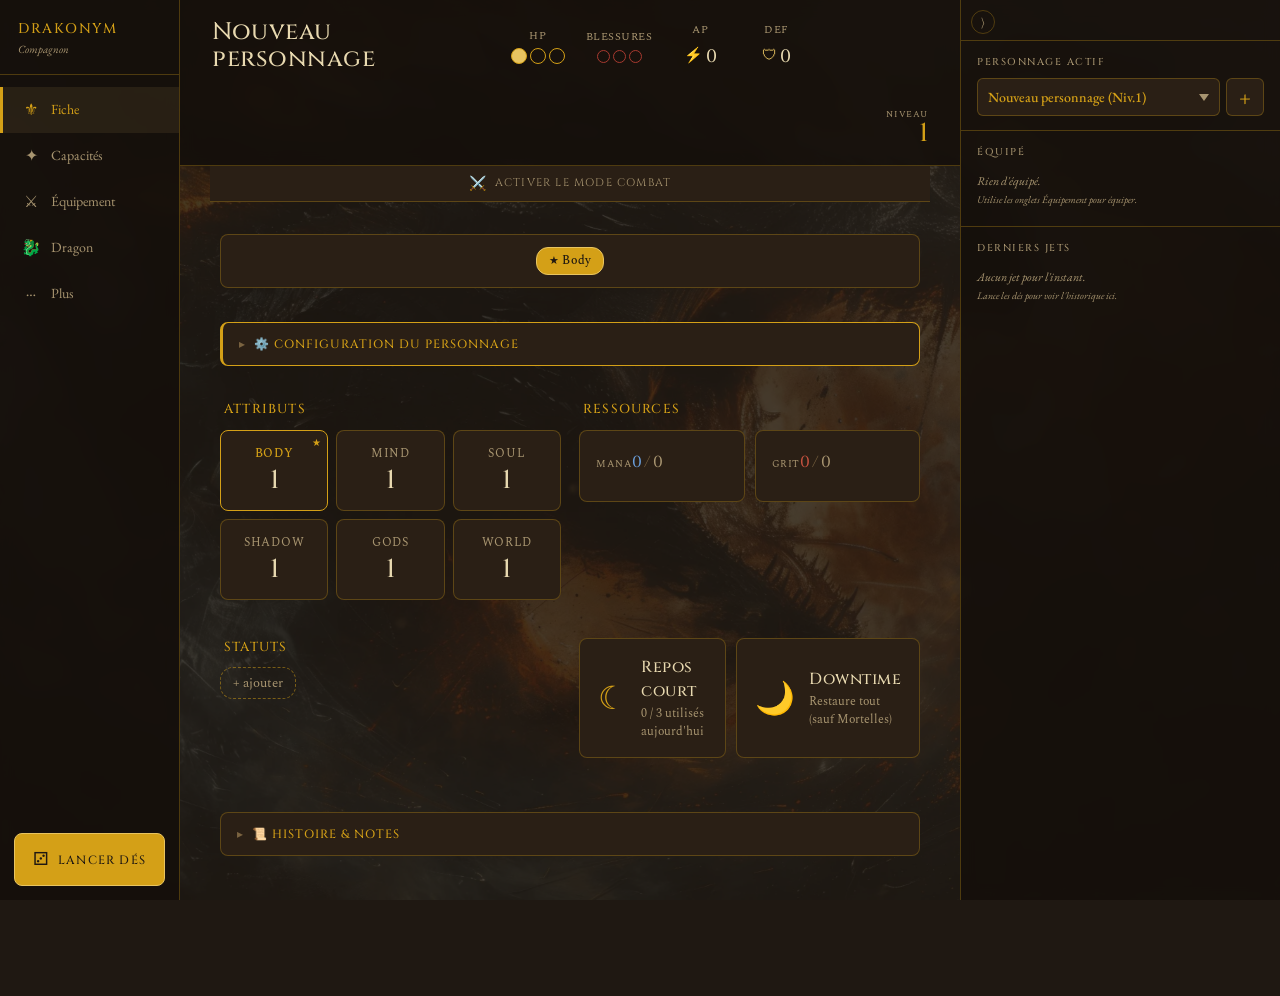
<file: index.html>
<!DOCTYPE html>
<html lang="fr">
<head>
    <meta charset="UTF-8">
    <meta name="viewport" content="width=device-width, initial-scale=1.0, maximum-scale=1.0, user-scalable=no, viewport-fit=cover">
    <meta name="theme-color" content="#1f1812" media="(prefers-color-scheme: dark)">
    <meta name="theme-color" content="#f0e3c2" media="(prefers-color-scheme: light)">
    <meta name="description" content="Compagnon mobile pour gérer ta fiche de personnage Drakonym en pleine session.">

    <!-- iOS PWA -->
    <meta name="apple-mobile-web-app-capable" content="yes">
    <meta name="mobile-web-app-capable" content="yes">
    <meta name="apple-mobile-web-app-status-bar-style" content="black-translucent">
    <meta name="apple-mobile-web-app-title" content="Drakonym">
    <link rel="apple-touch-icon" href="icons/icon-192.png">
    <link rel="apple-touch-icon" sizes="152x152" href="icons/icon-152.png">
    <link rel="apple-touch-icon" sizes="192x192" href="icons/icon-192.png">

    <!-- PWA Manifest -->
    <link rel="manifest" href="manifest.json">
    <link rel="icon" type="image/png" href="icons/icon-128.png">
    <link rel="apple-touch-icon" href="icons/icon-152.png">

    <!-- Polices -->
    <link rel="preconnect" href="https://fonts.googleapis.com">
    <link rel="preconnect" href="https://fonts.gstatic.com" crossorigin>
    <link href="https://fonts.googleapis.com/css2?family=Cinzel:wght@400;500;600;700&family=EB+Garamond:ital,wght@0,400;0,500;1,400&family=Spectral:wght@400;500;600&display=swap" rel="stylesheet">

    <link rel="stylesheet" href="style.css">

    <title>Drakonym Compagnon</title>
</head>
<body>

    <!-- Background layer (vrai div HTML pour fix iOS Safari position:fixed) -->
    <div class="bg-fixed-image" aria-hidden="true"></div>
    <div class="bg-fixed-overlay" aria-hidden="true"></div>

    <div class="app-layout">

        <!-- ════════════════════════════════════════════════
             SIDEBAR GAUCHE (desktop uniquement)
             ════════════════════════════════════════════════ -->
        <aside class="desktop-sidebar desktop-sidebar-left" id="desktop-sidebar-left" aria-label="Navigation principale">
            <div class="desktop-brand">
                <span class="desktop-brand-name">Drakonym</span>
                <span class="desktop-brand-sub">Compagnon</span>
            </div>
            <nav class="desktop-nav" role="tablist">
                <button class="desktop-nav-btn active" type="button" data-desktop-tab="fiche">
                    <span class="desktop-nav-glyph" aria-hidden="true">⚜</span>
                    <span class="desktop-nav-label">Fiche</span>
                </button>
                <button class="desktop-nav-btn" type="button" data-desktop-tab="capacites">
                    <span class="desktop-nav-glyph" aria-hidden="true">✦</span>
                    <span class="desktop-nav-label">Capacités</span>
                </button>
                <button class="desktop-nav-btn" type="button" data-desktop-tab="equipement">
                    <span class="desktop-nav-glyph" aria-hidden="true">⚔</span>
                    <span class="desktop-nav-label">Équipement</span>
                </button>
                <button class="desktop-nav-btn" type="button" data-desktop-tab="dragon">
                    <span class="desktop-nav-glyph" aria-hidden="true">🐉</span>
                    <span class="desktop-nav-label">Dragon</span>
                </button>
                <button class="desktop-nav-btn" type="button" data-desktop-tab="plus">
                    <span class="desktop-nav-glyph" aria-hidden="true">⋯</span>
                    <span class="desktop-nav-label">Plus</span>
                </button>
            </nav>
            <button class="desktop-dice-btn" type="button" id="desktop-dice-btn">
                <span class="desktop-dice-icon" aria-hidden="true">⚂</span>
                <span class="desktop-dice-label">Lancer dés</span>
            </button>
        </aside>

        <div class="app-shell">

        <!-- ════════════════════════════════════════════════
             VITAL BAR — toujours visible en haut
             ════════════════════════════════════════════════ -->
        <header class="vital-bar" id="vital-bar">
            <div class="vital-identity">
                <div class="vital-name" id="vital-name">—</div>
                <div class="vital-subtitle" id="vital-subtitle">—</div>
            </div>
            <div class="vital-level">
                <span class="vital-level-label">NIVEAU</span>
                <span class="vital-level-value" id="vital-level">5</span>
            </div>

            <div class="vital-stats">
                <button class="vital-stat" data-action="hp" type="button" aria-label="Modifier les Points de Héros">
                    <span class="vital-stat-label">HP</span>
                    <span class="vital-stat-icons" id="vital-hp-display">
                        <span class="hp-pip filled"></span>
                        <span class="hp-pip filled"></span>
                        <span class="hp-pip"></span>
                    </span>
                </button>

                <button class="vital-stat" data-action="wounds" type="button" aria-label="Modifier les Blessures">
                    <span class="vital-stat-label">BLESSURES</span>
                    <span class="vital-stat-icons" id="vital-wounds-display">
                        <span class="wound-pip filled" data-tier="light"></span>
                        <span class="wound-pip" data-tier="heavy"></span>
                        <span class="wound-pip" data-tier="deadly"></span>
                    </span>
                </button>

                <button class="vital-stat" data-action="ap" type="button" aria-label="Modifier les Action Points">
                    <span class="vital-stat-label">AP</span>
                    <span class="vital-stat-value">
                        <i class="vital-ico" aria-hidden="true">⚡</i>
                        <span id="vital-ap">4</span>
                    </span>
                </button>

                <button class="vital-stat" data-action="defense" type="button" aria-label="Modifier la Défense">
                    <span class="vital-stat-label">DEF</span>
                    <span class="vital-stat-value">
                        <i class="vital-ico" aria-hidden="true">🛡</i>
                        <span id="vital-defense">14</span>
                    </span>
                </button>
            </div>
        </header>

        <!-- ════════════════════════════════════════════════
             TOGGLE MODE COMBAT — bande compacte sous la Vital Bar
             ════════════════════════════════════════════════ -->
        <button class="combat-toggle-bar" id="vital-combat-toggle" type="button" aria-pressed="false">
            <span class="combat-toggle-icon">⚔️</span>
            <span class="combat-toggle-text-off">Activer le Mode Combat</span>
            <span class="combat-toggle-text-on">Mode Combat actif · Désactiver</span>
        </button>

        <!-- ════════════════════════════════════════════════
             PANNEAU COMBAT — n'est rendu QUE quand combat-mode-on
             ════════════════════════════════════════════════ -->
        <section class="combat-panel" id="combat-panel" hidden></section>

        <!-- ════════════════════════════════════════════════
             CONTENU PRINCIPAL — sections, une visible à la fois
             ════════════════════════════════════════════════ -->
        <main class="content" id="content">

            <!-- Onglet : FICHE -->
            <section class="tab-section active" id="section-fiche" data-tab="fiche">

                <!-- IDENTITÉ -->
                <div class="card identity-card">
                    <div class="identity-tags" id="identity-tags">
                        <!-- généré par JS -->
                    </div>
                </div>

                <!-- CONFIGURATION DU PERSONNAGE (création / level up / perks qui étendent) -->
                <details class="config-block">
                    <summary class="config-summary">⚙️ Configuration du personnage</summary>
                    <div class="config-content">
                        <p class="config-hint">📝 Modifie ici les valeurs qui changent rarement : à la création, au level up, ou quand un perk étend tes capacités.</p>

                        <h4 class="config-subtitle">Identité</h4>
                        <div class="config-grid-2">
                            <div class="config-field">
                                <label class="config-label">Nom</label>
                                <input type="text" id="cfg-nom" class="config-input" maxlength="40">
                            </div>
                            <div class="config-field">
                                <label class="config-label">Niveau</label>
                                <input type="number" id="cfg-niveau" class="config-input" min="1" max="20">
                            </div>
                            <div class="config-field">
                                <label class="config-label">Kin</label>
                                <input type="text" id="cfg-kin" class="config-input" maxlength="30" placeholder="Ex: Drakari, Elfe">
                            </div>
                            <div class="config-field">
                                <label class="config-label">Classe</label>
                                <input type="text" id="cfg-classe" class="config-input" maxlength="30" placeholder="Ex: Mage, Guerrier">
                            </div>
                            <div class="config-field">
                                <label class="config-label">Voie</label>
                                <input type="text" id="cfg-voie" class="config-input" maxlength="30" placeholder="Ex: Bloodthirster, Codexian">
                            </div>
                            <div class="config-field">
                                <label class="config-label">Carrière</label>
                                <input type="text" id="cfg-carriere" class="config-input" maxlength="30" placeholder="Ex: Voyageuse, Forgeronne">
                            </div>
                            <div class="config-field config-field-wide">
                                <label class="config-label">Attribut Principal</label>
                                <select id="cfg-primary" class="config-select">
                                    <option value="Body">Body</option>
                                    <option value="Mind">Mind</option>
                                    <option value="Soul">Soul</option>
                                    <option value="Shadow">Shadow</option>
                                    <option value="Gods">Gods</option>
                                    <option value="World">World</option>
                                </select>
                            </div>
                        </div>

                        <h4 class="config-subtitle">Attributs (1-5)</h4>
                        <div class="config-grid-3">
                            <div class="config-field">
                                <label class="config-label">Body</label>
                                <input type="number" id="cfg-attr-Body" class="config-input" min="0" max="10">
                            </div>
                            <div class="config-field">
                                <label class="config-label">Mind</label>
                                <input type="number" id="cfg-attr-Mind" class="config-input" min="0" max="10">
                            </div>
                            <div class="config-field">
                                <label class="config-label">Soul</label>
                                <input type="number" id="cfg-attr-Soul" class="config-input" min="0" max="10">
                            </div>
                            <div class="config-field">
                                <label class="config-label">Shadow</label>
                                <input type="number" id="cfg-attr-Shadow" class="config-input" min="0" max="10">
                            </div>
                            <div class="config-field">
                                <label class="config-label">Gods</label>
                                <input type="number" id="cfg-attr-Gods" class="config-input" min="0" max="10">
                            </div>
                            <div class="config-field">
                                <label class="config-label">World</label>
                                <input type="number" id="cfg-attr-World" class="config-input" min="0" max="10">
                            </div>
                        </div>

                        <h4 class="config-subtitle">Pools maximum</h4>

                        <!-- HP max + son hint -->
                        <div class="config-field-with-hint">
                            <div class="config-field">
                                <label class="config-label">HP max</label>
                                <input type="number" id="cfg-hp-max" class="config-input" min="1" max="10">
                            </div>
                            <p class="config-input-hint">💡 <strong>HP</strong> : démarre à 1 par session, max 3 (rulebook page 15). Extensible via le Perk <em>Deep Reserves</em>.</p>
                        </div>

                        <!-- Mana / Grit / Défense / Armure -->
                        <div class="config-grid-2">
                            <div class="config-field">
                                <label class="config-label">Mana max</label>
                                <input type="number" id="cfg-mana-max" class="config-input" min="0" max="50">
                            </div>
                            <div class="config-field">
                                <label class="config-label">Grit max</label>
                                <input type="number" id="cfg-grit-max" class="config-input" min="0" max="50">
                            </div>
                            <div class="config-field">
                                <label class="config-label">Défense max</label>
                                <input type="number" id="cfg-defense-max" class="config-input" min="0" max="50">
                            </div>
                            <div class="config-field">
                                <label class="config-label">Armure (bonus)</label>
                                <input type="number" id="cfg-armure" class="config-input" min="0" max="10">
                            </div>
                        </div>

                        <!-- Bonus magique + son hint -->
                        <div class="config-field-with-hint">
                            <div class="config-field">
                                <label class="config-label">Bonus magique</label>
                                <input type="number" id="cfg-spell-bonus" class="config-input" min="0" max="5">
                            </div>
                            <p class="config-input-hint">💡 <strong>Bonus magique</strong> : vient de ton Focus magique équipé (Orbe = +2, Bâton/Grimoire/Baguette = +1, sans focus = 0). Ajoute aussi les bonus permanents de tes Perks (ex : <em>Aspect Affinity</em>).</p>
                        </div>

                        <h4 class="config-subtitle">Niveaux de Blessures (extensibles via Perks)</h4>
                        <p class="config-hint-small">Ex : le Perk <em>Loyal to the Last</em> = +1 case par tier (donc 4/4/4 au lieu de 3/3/3).</p>
                        <div class="config-grid-3">
                            <div class="config-field">
                                <label class="config-label">Légères max</label>
                                <input type="number" id="cfg-light-max" class="config-input" min="1" max="10">
                            </div>
                            <div class="config-field">
                                <label class="config-label">Graves max</label>
                                <input type="number" id="cfg-heavy-max" class="config-input" min="1" max="10">
                            </div>
                            <div class="config-field">
                                <label class="config-label">Mortelles max</label>
                                <input type="number" id="cfg-deadly-max" class="config-input" min="1" max="10">
                            </div>
                        </div>
                    </div>
                </details>

                <!-- ATTRIBUTS -->
                <div class="block">
                    <h3 class="block-title">Attributs</h3>
                    <div class="attributes-grid" id="attributes-grid">
                        <!-- généré par JS -->
                    </div>
                </div>

                <!-- RESSOURCES (Mana + Grit) -->
                <div class="block">
                    <h3 class="block-title">Ressources</h3>
                    <div class="resources-row">
                        <button class="resource-card" id="resource-mana" type="button" aria-label="Modifier le Mana">
                            <div class="resource-header">
                                <span class="resource-label">Mana</span>
                                <span class="resource-value">
                                    <span class="resource-current mana" id="mana-current">8</span><span class="resource-sep">/</span><span class="resource-max" id="mana-max">12</span>
                                </span>
                            </div>
                            <div class="resource-bar">
                                <div class="resource-bar-fill mana" id="mana-bar"></div>
                            </div>
                        </button>
                        <button class="resource-card" id="resource-grit" type="button" aria-label="Modifier le Grit">
                            <div class="resource-header">
                                <span class="resource-label">Grit</span>
                                <span class="resource-value">
                                    <span class="resource-current grit" id="grit-current">4</span><span class="resource-sep">/</span><span class="resource-max" id="grit-max">6</span>
                                </span>
                            </div>
                            <div class="resource-bar">
                                <div class="resource-bar-fill grit" id="grit-bar"></div>
                            </div>
                        </button>
                    </div>
                </div>

                <!-- STATUSES -->
                <div class="block">
                    <h3 class="block-title">Statuts</h3>
                    <div class="statuses-chips" id="statuses-chips">
                        <!-- généré par JS, avec bouton "+ ajouter" à la fin -->
                    </div>
                </div>

                <!-- ACTIONS RAPIDES (Repos court + Downtime) -->
                <div class="block">
                    <div class="action-buttons-row">
                        <button class="action-button short-rest-btn" id="btn-short-rest" type="button">
                            <span class="action-icon" aria-hidden="true">☾</span>
                            <span class="action-text">
                                <span class="action-title">Repos court</span>
                                <span class="action-subtitle" id="short-rests-info">0 / 3 utilisés aujourd'hui</span>
                            </span>
                        </button>
                        <button class="action-button downtime-btn" id="btn-downtime" type="button">
                            <span class="action-icon" aria-hidden="true">🌙</span>
                            <span class="action-text">
                                <span class="action-title">Downtime</span>
                                <span class="action-subtitle">Restaure tout (sauf Mortelles)</span>
                            </span>
                        </button>
                    </div>
                </div>

                <!-- HISTOIRE & NOTES (collapsible) -->
                <details class="histoire-block">
                    <summary class="histoire-summary">📜 Histoire &amp; Notes</summary>
                    <div class="histoire-content">
                        <div class="histoire-row">
                            <label class="histoire-label">👁 Apparence</label>
                            <textarea id="fiche-apparence" class="histoire-input" rows="3" placeholder="Apparence physique, vêtements, traits distinctifs…"></textarea>
                        </div>
                        <div class="histoire-row">
                            <label class="histoire-label">📖 Histoire / Background</label>
                            <textarea id="fiche-histoire" class="histoire-input" rows="5" placeholder="D'où vient ton perso, ce qui l'a façonné, ses motivations…"></textarea>
                        </div>
                        <div class="histoire-row">
                            <label class="histoire-label">🤝 Liens &amp; relations</label>
                            <textarea id="fiche-liens" class="histoire-input" rows="3" placeholder="Alliés, ennemis, famille, contacts…"></textarea>
                        </div>
                        <div class="histoire-row">
                            <label class="histoire-label">📝 Notes libres</label>
                            <textarea id="fiche-notes" class="histoire-input" rows="4" placeholder="Tout ce que tu veux retenir : journal de session, idées RP, plans futurs…"></textarea>
                        </div>
                    </div>
                </details>

            </section>

            <!-- Onglet : CAPACITÉS -->
            <section class="tab-section" id="section-capacites" data-tab="capacites">
                <!-- Barre de sous-onglets (Perks / Sorts / Techniques / Wild) -->
                <div class="subtabs-bar" role="tablist" data-scope="capacites">
                    <button class="subtab active" type="button" data-subtab="perks" aria-selected="true">
                        <span class="subtab-icon">💪</span>
                        <span class="subtab-text">Perks</span>
                    </button>
                    <button class="subtab" type="button" data-subtab="sorts" aria-selected="false">
                        <span class="subtab-icon">✨</span>
                        <span class="subtab-text">Sorts</span>
                    </button>
                    <button class="subtab" type="button" data-subtab="techniques" aria-selected="false">
                        <span class="subtab-icon">⚔️</span>
                        <span class="subtab-text">Tech.</span>
                    </button>
                    <button class="subtab" type="button" data-subtab="wild_perks" aria-selected="false">
                        <span class="subtab-icon">⚡</span>
                        <span class="subtab-text">Wild</span>
                    </button>
                </div>

                <!-- Sous-section : PERKS -->
                <div class="subtab-section active" id="subsection-perks" data-subtab="perks">
                    <div class="capacites-header">
                        <p class="capacites-count">Perks &amp; Capacités · <span id="count-perks">0</span></p>
                        <button class="btn-add-capacite" type="button" data-list="perks">+ Ajouter</button>
                    </div>
                    <div class="capacites-list" id="list-perks"></div>
                </div>

                <!-- Sous-section : SORTS -->
                <div class="subtab-section" id="subsection-sorts" data-subtab="sorts">
                    <div class="capacites-header">
                        <p class="capacites-count">Sorts (Mana) · <span id="count-sorts">0</span></p>
                        <button class="btn-add-capacite" type="button" data-list="sorts">+ Ajouter</button>
                    </div>
                    <div class="capacites-list" id="list-sorts"></div>
                </div>

                <!-- Sous-section : TECHNIQUES -->
                <div class="subtab-section" id="subsection-techniques" data-subtab="techniques">
                    <div class="capacites-header">
                        <p class="capacites-count">Techniques Martiales (Grit) · <span id="count-techniques">0</span></p>
                        <button class="btn-add-capacite" type="button" data-list="techniques">+ Ajouter</button>
                    </div>
                    <div class="capacites-list" id="list-techniques"></div>
                </div>

                <!-- Sous-section : WILD PERKS -->
                <div class="subtab-section" id="subsection-wild_perks" data-subtab="wild_perks">
                    <div class="capacites-header">
                        <p class="capacites-count">Wild Perks · <span id="count-wild_perks">0</span></p>
                        <div class="capacites-header-actions">
                            <button class="btn-restore-wild" type="button" id="btn-restore-wild" title="Restaurer toutes les Wild Perks">↻</button>
                            <button class="btn-add-capacite" type="button" data-list="wild_perks">+ Ajouter</button>
                        </div>
                    </div>
                    <p class="capacites-hint">⚡ Bursts uniques donnés par le Herald, à utiliser pour des moments épiques. Une fois utilisée, l'effet disparaît (sauf si le Herald décide autrement).</p>
                    <div class="capacites-list" id="list-wild_perks"></div>
                </div>
            </section>

            <!-- Onglet : ÉQUIPEMENT -->
            <section class="tab-section" id="section-equipement" data-tab="equipement">

                <!-- Header : Sous-onglets + Compteur Draviks (côte à côte sur desktop) -->
                <div class="equipement-header-row">
                    <!-- Barre de sous-onglets (Armes / Armures / Outils) -->
                    <div class="subtabs-bar" role="tablist" data-scope="equipement">
                        <button class="subtab active" type="button" data-subtab="weapons" aria-selected="true">
                            <span class="subtab-icon">⚔️</span>
                            <span class="subtab-text">Armes</span>
                        </button>
                        <button class="subtab" type="button" data-subtab="armors" aria-selected="false">
                            <span class="subtab-icon">🛡️</span>
                            <span class="subtab-text">Armures</span>
                        </button>
                        <button class="subtab" type="button" data-subtab="tools" aria-selected="false">
                            <span class="subtab-icon">🎒</span>
                            <span class="subtab-text">Outils</span>
                        </button>
                    </div>

                    <!-- Compteur Draviks (la monnaie) -->
                    <button class="draviks-card" id="draviks-card" type="button">
                        <span class="draviks-icon">◈</span>
                        <span class="draviks-text">
                            <span class="draviks-label">Draviks</span>
                            <span class="draviks-value" id="draviks-value">0</span>
                        </span>
                        <span class="draviks-edit-hint">tap pour modifier</span>
                    </button>
                </div>

                <!-- Sous-section : ARMES -->
                <div class="subtab-section active" id="subsection-weapons" data-subtab="weapons">
                    <div class="capacites-header">
                        <p class="capacites-count">Armes &amp; Focuses · <span id="count-weapons">0</span></p>
                        <button class="btn-add-capacite" type="button" data-list="weapons">+ Ajouter</button>
                    </div>
                    <div class="capacites-list" id="list-weapons"></div>
                </div>

                <!-- Sous-section : ARMURES -->
                <div class="subtab-section" id="subsection-armors" data-subtab="armors">
                    <div class="capacites-header">
                        <p class="capacites-count">Armures &amp; Boucliers · <span id="count-armors">0</span></p>
                        <button class="btn-add-capacite" type="button" data-list="armors">+ Ajouter</button>
                    </div>
                    <div class="capacites-list" id="list-armors"></div>
                </div>

                <!-- Sous-section : OUTILS -->
                <div class="subtab-section" id="subsection-tools" data-subtab="tools">
                    <div class="capacites-header">
                        <p class="capacites-count">Outils &amp; Items · <span id="count-tools">0</span></p>
                        <button class="btn-add-capacite" type="button" data-list="tools">+ Ajouter</button>
                    </div>
                    <div class="capacites-list" id="list-tools"></div>
                </div>

            </section>

            <!-- Onglet : DRAGON -->
            <section class="tab-section" id="section-dragon" data-tab="dragon">

                <!-- Carte d'identité du dragon (toujours visible) -->
                <div class="dragon-identity-card">
                    <div class="dragon-id-row dragon-id-name-row">
                        <input type="text" id="dragon-nom" class="dragon-id-name" placeholder="Nom du dragon" maxlength="30">
                    </div>
                    <div class="dragon-id-row dragon-id-meta">
                        <select id="dragon-family" class="dragon-id-select">
                            <option value="">Famille…</option>
                            <option value="Astral">Astral</option>
                            <option value="Aura">Aura</option>
                            <option value="Mirror">Mirror</option>
                            <option value="Moon">Moon</option>
                            <option value="Pyre">Pyre</option>
                            <option value="Shard">Shard</option>
                            <option value="Storm">Storm</option>
                            <option value="Sun">Sun</option>
                            <option value="Half-Dragon">Half-Dragon</option>
                        </select>
                        <select id="dragon-stage" class="dragon-id-select">
                            <option value="Hatchling">Hatchling (Lvl 1, PL 6)</option>
                            <option value="Juvenile">Juvenile (Lvl 2, PL 9)</option>
                            <option value="Mature">Mature (Lvl 4, PL 12)</option>
                            <option value="Elder">Elder (Lvl 6, PL 15)</option>
                            <option value="Mythic">Mythic (Lvl 8, PL 18)</option>
                        </select>
                    </div>
                </div>

                <!-- CONFIGURATION DU DRAGON (création / level up / changements) -->
                <details class="config-block">
                    <summary class="config-summary">⚙️ Configuration du dragon</summary>
                    <div class="config-content">
                        <p class="config-hint">📝 Modifie ici toutes les valeurs du dragon : attributs, PL max, vitesse, armure, souffle.</p>

                        <h4 class="config-subtitle">Attributs (1-5)</h4>
                        <div class="config-grid-3">
                            <div class="config-field">
                                <label class="config-label">Body</label>
                                <input type="number" id="cfg-d-body" class="config-input" min="0" max="10">
                            </div>
                            <div class="config-field">
                                <label class="config-label">Mind</label>
                                <input type="number" id="cfg-d-mind" class="config-input" min="0" max="10">
                            </div>
                            <div class="config-field">
                                <label class="config-label">Soul</label>
                                <input type="number" id="cfg-d-soul" class="config-input" min="0" max="10">
                            </div>
                        </div>

                        <h4 class="config-subtitle">Points de Lien &amp; vitesse</h4>
                        <div class="config-grid-3">
                            <div class="config-field">
                                <label class="config-label">PL actuel</label>
                                <input type="number" id="cfg-d-bp-cur" class="config-input" min="0" max="50">
                            </div>
                            <div class="config-field">
                                <label class="config-label">PL max</label>
                                <input type="number" id="cfg-d-bp-max" class="config-input" min="0" max="50">
                            </div>
                            <div class="config-field">
                                <label class="config-label">Vitesse</label>
                                <input type="number" id="cfg-d-speed" class="config-input" min="0" max="20">
                            </div>
                            <div class="config-field">
                                <label class="config-label">Vol</label>
                                <input type="number" id="cfg-d-speed-fly" class="config-input" min="0" max="40">
                            </div>
                        </div>
                        <p class="config-hint-small">Cap suggéré par stage : Hatchling=6 · Juvenile=9 · Mature=12 · Elder=15 · Mythic=18. Vol = généralement 2× la vitesse au sol.</p>

                        <h4 class="config-subtitle">Armure (bonus pour les Défense)</h4>
                        <div class="config-grid-3">
                            <div class="config-field">
                                <label class="config-label">Armure (bonus)</label>
                                <input type="number" id="cfg-d-armor" class="config-input" min="0" max="10">
                            </div>
                        </div>
                        <p class="config-hint-small">Bonus d'armure additionnel (en plus des armures équipées). Def = Armures + Body + ½ niveau joueur.</p>
                    </div>
                </details>

                <!-- Sous-onglets : Stats / Capacités / Équipement -->
                <div class="subtabs-bar" role="tablist" data-scope="dragon">
                    <button class="subtab active" type="button" data-subtab="dstats" aria-selected="true">
                        <span class="subtab-icon">📊</span>
                        <span class="subtab-text">Stats</span>
                    </button>
                    <button class="subtab" type="button" data-subtab="dperks" aria-selected="false">
                        <span class="subtab-icon">🔗</span>
                        <span class="subtab-text">Bond Perks</span>
                    </button>
                </div>

                <!-- Sous-section : STATS -->
                <div class="subtab-section active" id="subsection-dstats" data-subtab="dstats">

                    <!-- Attributs Body / Mind / Soul -->
                    <h3 class="dragon-section-title">⚜ Attributs</h3>
                    <div class="dragon-attrs-grid">
                        <button type="button" class="attribute-cell" data-dattr="Body">
                            <span class="attribute-name">Body</span>
                            <span class="attribute-value" id="dragon-attr-Body">1</span>
                        </button>
                        <button type="button" class="attribute-cell" data-dattr="Mind">
                            <span class="attribute-name">Mind</span>
                            <span class="attribute-value" id="dragon-attr-Mind">1</span>
                        </button>
                        <button type="button" class="attribute-cell" data-dattr="Soul">
                            <span class="attribute-name">Soul</span>
                            <span class="attribute-value" id="dragon-attr-Soul">1</span>
                        </button>
                    </div>

                    <!-- Points de Lien + Défense calculé -->
                    <div class="dragon-resources-grid">
                        <button type="button" class="resource-card" id="dragon-bp-card">
                            <span class="resource-icon">🔗</span>
                            <span class="resource-text">
                                <span class="resource-label">Points de Lien</span>
                                <span class="resource-value">
                                    <span id="dragon-bp-current">0</span>
                                    <span class="resource-sep">/</span>
                                    <span id="dragon-bp-max">6</span>
                                </span>
                            </span>
                        </button>
                        <div class="resource-card resource-readonly">
                            <span class="resource-icon">🛡</span>
                            <span class="resource-text">
                                <span class="resource-label">Défense</span>
                                <span class="resource-value" id="dragon-ds-value">0</span>
                            </span>
                            <span class="resource-formula" id="dragon-ds-formula">Armure + Body + ½ Niv</span>
                        </div>
                    </div>

                    <!-- Vitesse + Vol -->
                    <div class="dragon-speed-row">
                        <label class="dragon-speed-label">⚡ Vitesse</label>
                        <input type="number" id="dragon-speed" class="dragon-speed-input" min="0" max="20" value="6">
                        <span class="dragon-speed-hint">cases / round</span>
                    </div>
                    <div class="dragon-speed-row">
                        <label class="dragon-speed-label">🦋 Vol</label>
                        <input type="number" id="dragon-speed-fly" class="dragon-speed-input" min="0" max="40" value="0">
                        <span class="dragon-speed-hint">cases / round (0 = ne vole pas)</span>
                    </div>

                    <!-- Breath Weapon -->
                    <h3 class="dragon-section-title">🔥 Souffle</h3>
                    <button type="button" class="breath-card" id="breath-card">
                        <div class="breath-card-header">
                            <span class="breath-element" id="breath-element-display">— Aucun —</span>
                            <span class="breath-shape" id="breath-shape-display">Cône</span>
                            <span class="breath-charges-pill">
                                <span id="breath-charges-current">0</span>/<span id="breath-charges-max">1</span>
                            </span>
                        </div>
                        <div class="breath-card-body">
                            <p class="breath-description" id="breath-description-display">— Tap pour configurer —</p>
                            <p class="breath-effect" id="breath-effect-display"></p>
                            <p class="breath-formula">Pool : Dragon Soul + Player Primary</p>
                        </div>
                    </button>
                    <div class="breath-actions">
                        <button type="button" class="capacite-action-btn primary" id="btn-breath-launch">🐉 Lancer le souffle</button>
                        <button type="button" class="capacite-action-btn" id="btn-breath-recharge">↻ Recharger</button>
                    </div>

                    <!-- Attaques naturelles -->
                    <div class="dragon-natural-section">
                        <div class="capacites-header">
                            <h3 class="dragon-section-title" style="margin: 0;">⚔️ Attaques naturelles · <span id="count-dweapons">0</span></h3>
                            <button class="btn-add-capacite" type="button" data-list="dweapons">+ Ajouter</button>
                        </div>
                        <p class="capacites-hint">🦷 Crocs, griffes, queue, charge, etc. — les attaques propres au corps du dragon.</p>
                        <div class="capacites-list" id="list-dweapons"></div>
                    </div>

                    <!-- Écailles (armure naturelle) -->
                    <div class="dragon-natural-section">
                        <div class="capacites-header">
                            <h3 class="dragon-section-title" style="margin: 0;">🛡 Écailles · <span id="count-darmors">0</span></h3>
                            <button class="btn-add-capacite" type="button" data-list="darmors">+ Ajouter</button>
                        </div>
                        <p class="capacites-hint">🐉 L'armure naturelle du dragon : couches d'écailles, plaques, carapace…</p>
                        <div class="capacites-list" id="list-darmors"></div>
                    </div>

                    <!-- Pillars -->
                    <h3 class="dragon-section-title">💞 Piliers</h3>
                    <div class="pillars-grid">
                        <div class="pillar-row">
                            <label class="pillar-label">❤️ Amour</label>
                            <textarea id="dragon-love" class="pillar-input" rows="2" placeholder="Ce qui apaise ou réjouit ton dragon"></textarea>
                        </div>
                        <div class="pillar-row">
                            <label class="pillar-label">😨 Peur</label>
                            <textarea id="dragon-fear" class="pillar-input" rows="2" placeholder="Ce qui le tourmente ou l'effraie"></textarea>
                        </div>
                        <div class="pillar-row">
                            <label class="pillar-label">⚡ Instinct</label>
                            <textarea id="dragon-instinct" class="pillar-input" rows="2" placeholder="Ce qu'il fait sans réfléchir"></textarea>
                        </div>
                    </div>

                </div>

                <!-- Sous-section : BOND PERKS -->
                <div class="subtab-section" id="subsection-dperks" data-subtab="dperks">
                    <div class="capacites-header">
                        <p class="capacites-count">Bond Perks &amp; Family Perks · <span id="count-dperks">0</span></p>
                        <button class="btn-add-capacite" type="button" data-list="dperks">+ Ajouter</button>
                    </div>
                    <p class="capacites-hint">🔗 Ajoute ici les Bond Perks (génériques) et les Family Perks (Core/Minor/Major) propres à la famille de ton dragon. Tu peux marquer les "once per scene" comme utilisées.</p>
                    <div class="capacites-list" id="list-dperks"></div>
                </div>

            </section>

            <!-- Onglet : PLUS -->
            <section class="tab-section" id="section-plus" data-tab="plus">
                <div class="plus-tab-content">
                    <h2 class="placeholder-title">Plus</h2>

                    <div class="settings-block">
                        <h3 class="settings-block-title">📋 Mes fiches</h3>
                        <p class="settings-info">Gère plusieurs personnages. La fiche active est en doré.</p>
                        <div class="fiches-list" id="fiches-list"></div>
                        <div class="fiches-actions">
                            <button type="button" class="settings-btn" id="btn-fiche-new">+ Nouvelle fiche</button>
                            <button type="button" class="settings-btn" id="btn-fiche-duplicate">⎘ Dupliquer la fiche active</button>
                        </div>
                    </div>

                    <div class="settings-block">
                        <h3 class="settings-block-title">💾 Sauvegarde &amp; transfert</h3>
                        <p class="settings-info">Exporte ta fiche en JSON pour la sauvegarder ou la transférer entre PC et téléphone.</p>
                        <div class="fiches-actions">
                            <button type="button" class="settings-btn" id="btn-export-active">⇩ Exporter la fiche active</button>
                            <button type="button" class="settings-btn" id="btn-export-all">⇩ Exporter toutes les fiches</button>
                            <button type="button" class="settings-btn" id="btn-import">⇧ Importer un fichier JSON</button>
                            <input type="file" id="import-file-input" accept=".json,application/json" hidden>
                        </div>
                    </div>

                    <div class="settings-block">
                        <h3 class="settings-block-title">Apparence</h3>
                        <div class="setting-row">
                            <span class="setting-label">Thème</span>
                            <div class="theme-toggle" role="group" aria-label="Sélection du thème">
                                <button type="button" class="theme-btn" data-theme="light">Parchemin</button>
                                <button type="button" class="theme-btn active" data-theme="dark">Nuit</button>
                                <button type="button" class="theme-btn" data-theme="auto">Auto</button>
                            </div>
                        </div>
                    </div>

                    <div class="settings-block">
                        <h3 class="settings-block-title">Sons</h3>
                        <div class="setting-row">
                            <span class="setting-label">🎲 Son des dés</span>
                            <button type="button" class="setting-toggle" id="btn-sound-dice" aria-pressed="true">
                                <span class="setting-toggle-on">Activé</span>
                                <span class="setting-toggle-off">Désactivé</span>
                            </button>
                        </div>
                        <p class="settings-info">Joue un son discret de dés roulés à chaque jet.</p>
                    </div>

                    <div class="settings-block" id="install-block">
                        <h3 class="settings-block-title">Installation</h3>
                        <p class="settings-info" id="install-status-hint">Vérification de la possibilité d'installer&hellip;</p>
                        <button id="btn-install" type="button" class="install-btn" hidden>
                            <span aria-hidden="true">⤓</span>
                            <span>Installer Drakonym Compagnon</span>
                        </button>
                        <details class="install-details">
                            <summary>Comment installer manuellement&nbsp;?</summary>
                            <div class="install-instructions">
                                <p><strong>iPhone / iPad (Safari)</strong>&nbsp;: tap le bouton Partager <span class="kbd">⤴</span> en bas, puis fais défiler et choisis <em>«&nbsp;Sur l'écran d'accueil&nbsp;»</em>.</p>
                                <p><strong>Android (Chrome)</strong>&nbsp;: menu <span class="kbd">⋮</span> en haut à droite, puis <em>«&nbsp;Installer l'application&nbsp;»</em> ou <em>«&nbsp;Ajouter à l'écran d'accueil&nbsp;»</em>.</p>
                                <p><strong>PC (Chrome / Edge)</strong>&nbsp;: petite icône <span class="kbd">⊕</span> dans la barre d'adresse, à droite de l'URL. Si invisible, menu <span class="kbd">⋮</span> → <em>«&nbsp;Installer Drakonym Compagnon&nbsp;»</em>.</p>
                                <p><strong>Firefox</strong>&nbsp;: pas de support PWA natif, juste un raccourci possible.</p>
                            </div>
                        </details>
                    </div>

                    <div class="settings-block">
                        <h3 class="settings-block-title">À propos</h3>
                        <p class="settings-info">
                            <strong>Drakonym Compagnon</strong> — v1.18.2 (Combat mode refondu)<br>
                            <span class="muted-small">Indépendant, publié sous DCL.</span>
                        </p>
                    </div>

                    <div class="settings-block">
                        <h3 class="settings-block-title">Crédits</h3>
                        <p class="settings-info">
                            Image de fond : <em>Black Dragon</em> par <strong>mythologyart</strong>, gracieusement mise à disposition via <a href="https://pixabay.com/illustrations/mythology-art-black-dragon-8808267/" target="_blank" rel="noopener noreferrer">Pixabay</a> sous licence libre d'utilisation.
                        </p>
                    </div>

                    <footer class="legal-footer">
                        <p>
                            Drakonym Compagnon is an independent product published under the
                            <a href="https://www.crossedpaths.co.uk/drakonym-creator" target="_blank" rel="noopener noreferrer">Drakonym Creator License (DCL)</a>
                            and is not affiliated with or endorsed by Crossed Paths Press.
                            Drakonym™, Akeroth™, and the Runebinder™ System are © 2025 Crossed Paths Press.
                        </p>
                        <p>
                            <a href="https://crossedpaths.itch.io/drakonym" target="_blank" rel="noopener noreferrer">Acheter le Core Rulebook</a> ·
                            <a href="https://sanctum.crossedpaths.co.uk/drakonym/" target="_blank" rel="noopener noreferrer">Compendium officiel</a>
                        </p>
                    </footer>
                </div>
            </section>

        </main>

        <!-- ════════════════════════════════════════════════
             FAB — bouton flottant lanceur de dés
             ════════════════════════════════════════════════ -->
        <button class="fab" id="fab-dice" type="button" aria-label="Lancer les dés">
            <span class="fab-glyph" aria-hidden="true">⚂</span>
        </button>

        <!-- ════════════════════════════════════════════════
             TABS — navigation 5 onglets en bas
             ════════════════════════════════════════════════ -->
        <nav class="tabs" role="tablist" aria-label="Navigation principale">
            <button type="button" class="tab active" data-tab="fiche" role="tab" aria-selected="true">
                <span class="tab-glyph" aria-hidden="true">▣</span>
                <span class="tab-label">Fiche</span>
            </button>
            <button type="button" class="tab" data-tab="capacites" role="tab" aria-selected="false">
                <span class="tab-glyph" aria-hidden="true">✦</span>
                <span class="tab-label">Capacités</span>
            </button>
            <button type="button" class="tab" data-tab="equipement" role="tab" aria-selected="false">
                <span class="tab-glyph" aria-hidden="true">⚔</span>
                <span class="tab-label">Équip.</span>
            </button>
            <button type="button" class="tab" data-tab="dragon" role="tab" aria-selected="false">
                <span class="tab-glyph" aria-hidden="true">🜂</span>
                <span class="tab-label">Dragon</span>
            </button>
            <button type="button" class="tab" data-tab="plus" role="tab" aria-selected="false">
                <span class="tab-glyph" aria-hidden="true">⋯</span>
                <span class="tab-label">Plus</span>
            </button>
        </nav>

        </div>

        <!-- ════════════════════════════════════════════════
             SIDEBAR DROITE (desktop uniquement)
             ════════════════════════════════════════════════ -->
        <aside class="desktop-sidebar desktop-sidebar-right" id="desktop-sidebar-right" aria-label="Panneau de jeu">

            <!-- Bouton pour cacher la sidebar -->
            <button type="button" class="desktop-sidebar-toggle" id="desktop-sidebar-toggle-hide" aria-label="Masquer ce panneau" title="Masquer">
                <span aria-hidden="true">⟩</span>
            </button>

            <!-- Persona switcher -->
            <div class="desktop-side-block">
                <div class="desktop-side-label">Personnage actif</div>
                <div class="desktop-persona-row">
                    <select class="desktop-persona-select" id="desktop-persona-select" aria-label="Sélectionner un personnage"></select>
                    <button type="button" class="desktop-persona-add" id="desktop-persona-add" title="Créer une nouvelle fiche" aria-label="Créer une fiche">+</button>
                </div>
            </div>

            <!-- Équipé -->
            <div class="desktop-side-block">
                <div class="desktop-side-label">Équipé</div>
                <div class="desktop-side-content" id="desktop-equipped">
                    <p class="desktop-side-empty">Rien d'équipé.</p>
                </div>
            </div>

            <!-- Derniers jets -->
            <div class="desktop-side-block desktop-side-block-grow">
                <div class="desktop-side-label">Derniers jets</div>
                <div class="desktop-side-content" id="desktop-rolls-log">
                    <p class="desktop-side-empty">Aucun jet pour l'instant.</p>
                </div>
            </div>

        </aside>

        <!-- Onglet réouverture sidebar droite (visible quand sidebar cachée) -->
        <button type="button" class="desktop-sidebar-show-tab" id="desktop-sidebar-toggle-show" aria-label="Afficher le panneau de jeu" title="Afficher le panneau">
            <span aria-hidden="true">⟨</span>
        </button>

    </div>

    <!-- ════════════════════════════════════════════════
         DICE MODAL — lanceur de dés plein écran
         ════════════════════════════════════════════════ -->
    <div class="dice-modal" id="dice-modal" hidden>
        <header class="dice-modal-header">
            <button class="dice-modal-icon-btn" id="dice-modal-close" type="button" aria-label="Fermer">✕</button>
            <h2 class="dice-modal-title" id="dice-modal-title">Lancer de dés</h2>
            <button class="dice-modal-icon-btn" id="dice-modal-history-btn" type="button" aria-label="Historique">⟳</button>
        </header>

        <div class="dice-modal-body" id="dice-modal-body">
            <!-- Vue config OU résultat OU historique injectée par JS -->
        </div>

        <footer class="dice-modal-footer" id="dice-modal-footer">
            <!-- Bouton "Lancer" injecté par JS quand on est sur la vue config -->
        </footer>
    </div>

    <!-- ════════════════════════════════════════════════
         BOTTOM SHEET — modale qui glisse depuis le bas
         ════════════════════════════════════════════════ -->
    <div class="bottom-sheet-backdrop" id="bottom-sheet-backdrop" hidden>>
        <div class="bottom-sheet" id="bottom-sheet" role="dialog" aria-modal="true" aria-labelledby="bottom-sheet-title">
            <div class="bottom-sheet-handle" aria-hidden="true"></div>
            <div class="bottom-sheet-header">
                <h3 class="bottom-sheet-title" id="bottom-sheet-title">Titre</h3>
                <button class="bottom-sheet-close" id="bottom-sheet-close" type="button" aria-label="Fermer">✕</button>
            </div>
            <div class="bottom-sheet-content" id="bottom-sheet-content">
                <!-- contenu injecté dynamiquement par JS -->
            </div>
        </div>
    </div>

    <!-- ════════════════════════════════════════════════
         TOAST — petit message éphémère en bas
         ════════════════════════════════════════════════ -->
    <div class="toast" id="toast" role="status" aria-live="polite"></div>

    <script src="app.js" defer></script>
</body>
</html>
</file>
<file: style.css>
/* ═══════════════════════════════════════════════════════════════
   DRAKONYM COMPAGNON — STYLE
   Vague 1 : variables, layout, Vital Bar, tabs, FAB, thèmes.
   ═══════════════════════════════════════════════════════════════ */


/* ─── VARIABLES : MODE PARCHEMIN (clair) ─────────────────────── */
:root,
:root[data-theme="light"] {
    /* Backgrounds */
    --bg:           #f7eed1;
    --bg-vital:     #ede0b8;
    --bg-card:      #fbf4dc;
    --bg-card-alt:  #f0e3c2;
    --bg-tabs:      #ede0b8;

    /* Text */
    --text:         #3d2817;
    --text-muted:   #7a6340;
    --text-subtle:  #a89570;

    /* Accents */
    --gold:         #b8860b;
    --gold-bright:  #d4a017;
    --crimson:      #8b2a2a;
    --crimson-bright: #c4523f;
    --shadow:       #5a3a6b;
    --shadow-bright: #8b5fa5;

    /* Bordures */
    --border:       rgba(184, 134, 11, 0.3);
    --border-strong: rgba(184, 134, 11, 0.5);

    /* Inversions pour textes sur fond doré */
    --on-gold:      #2a1810;

    /* Voile par-dessus l'image de fond (Parchemin : l'image étant sombre, on laisse plus de visibilité) */
    --bg-overlay:   rgba(247, 238, 209, 0.62);

    /* Version semi-transparente du fond Vital pour laisser passer le dragon (desktop) */
    --bg-vital-translucent: rgba(237, 224, 184, 0.74);
}

/* ─── VARIABLES : MODE NUIT (sombre) ─────────────────────────── */
:root[data-theme="dark"] {
    --bg:           #1f1812;
    --bg-vital:     #15100b;
    --bg-card:      #2a1f15;
    --bg-card-alt:  #1a1209;
    --bg-tabs:      #15100b;

    --text:         #e8d9b0;
    --text-muted:   #a89570;
    --text-subtle:  #7a6340;

    --gold:         #d4a017;
    --gold-bright:  #e8c460;
    --crimson:      #a83a30;
    --crimson-bright: #c4523f;
    --shadow:       #8b5fa5;
    --shadow-bright: #a575c2;

    --border:       rgba(212, 160, 23, 0.3);
    --border-strong: rgba(212, 160, 23, 0.5);

    --on-gold:      #1f1812;

    /* Voile sombre : dragon discret pour préserver la lisibilité */
    --bg-overlay:   rgba(31, 24, 18, 0.82);

    /* Version semi-transparente du fond Vital pour laisser passer le dragon (desktop) */
    --bg-vital-translucent: rgba(21, 16, 11, 0.92);
}

/* ─── MODE AUTO : suit le système si data-theme="auto" ──────── */
@media (prefers-color-scheme: dark) {
    :root[data-theme="auto"] {
        --bg:           #1f1812;
        --bg-vital:     #15100b;
        --bg-card:      #2a1f15;
        --bg-card-alt:  #1a1209;
        --bg-tabs:      #15100b;
        --text:         #e8d9b0;
        --text-muted:   #a89570;
        --text-subtle:  #7a6340;
        --gold:         #d4a017;
        --gold-bright:  #e8c460;
        --crimson:      #a83a30;
        --crimson-bright: #c4523f;
        --shadow:       #8b5fa5;
        --shadow-bright: #a575c2;
        --border:       rgba(212, 160, 23, 0.3);
        --border-strong: rgba(212, 160, 23, 0.5);
        --on-gold:      #1f1812;
        --bg-overlay:   rgba(31, 24, 18, 0.82);
        --bg-vital-translucent: rgba(21, 16, 11, 0.92);
    }
}


/* ─── RESET ET BASE ──────────────────────────────────────────── */
*, *::before, *::after { box-sizing: border-box; }

html, body {
    margin: 0;
    padding: 0;
    height: 100%;
    overscroll-behavior: none;
    -webkit-tap-highlight-color: transparent;
    -webkit-touch-callout: none;
}

body {
    background-color: var(--bg);
    color: var(--text);
    font-family: 'EB Garamond', Georgia, serif;
    font-size: 16px;
    line-height: 1.5;
    transition: background-color 200ms ease, color 200ms ease;
    position: relative;

    /* Safe area pour iPhone X+ (notch) */
    padding-top: env(safe-area-inset-top);
    padding-bottom: env(safe-area-inset-bottom);
}

/* Background layer : vrais divs HTML (plus fiable que pseudo-elements sur iOS Safari) */
.bg-fixed-image {
    position: fixed;
    top: 0;
    left: 0;
    width: 100vw;
    height: 100vh;
    height: 100dvh;
    background-image: url('dragon-bg.webp');
    background-size: cover;
    background-position: center center;
    background-repeat: no-repeat;
    z-index: -2;
    pointer-events: none;
    transform: translateZ(0);
    -webkit-transform: translate3d(0, 0, 0);
    will-change: transform;
    backface-visibility: hidden;
    -webkit-backface-visibility: hidden;
}
.bg-fixed-overlay {
    position: fixed;
    top: 0;
    left: 0;
    width: 100vw;
    height: 100vh;
    height: 100dvh;
    background: var(--bg-overlay);
    z-index: -1;
    pointer-events: none;
    transform: translateZ(0);
    -webkit-transform: translate3d(0, 0, 0);
}

/* Tous les contenus visibles passent au-dessus de l'overlay */
.app-layout, .dice-modal, .bottom-sheet-backdrop, .modal-overlay {
    position: relative;
    z-index: 1;
}

button {
    background: none;
    border: none;
    color: inherit;
    font: inherit;
    padding: 0;
    cursor: pointer;
    -webkit-tap-highlight-color: transparent;
}

a {
    color: var(--gold);
    text-decoration: none;
    border-bottom: 1px solid var(--border);
}
a:hover, a:focus { color: var(--gold-bright); }


/* ─── APP SHELL : layout principal ───────────────────────────── */
.app-shell {
    display: flex;
    flex-direction: column;
    min-height: 100vh;
    min-height: 100dvh; /* dynamic viewport pour mobile */
    max-width: 600px;
    margin: 0 auto;
    position: relative;
}


/* ═══════════════════════════════════════════════════════════════
   VITAL BAR — toujours visible en haut, identité + 4 stats vitales
   ═══════════════════════════════════════════════════════════════ */
.vital-bar {
    background: var(--bg-vital);
    border-bottom: 1px solid var(--border);
    padding: 10px 14px 12px;
    position: sticky;
    top: 0;
    z-index: 50;

    display: grid;
    grid-template-columns: 1fr auto;
    grid-template-rows: auto auto;
    grid-template-areas:
        "identity level"
        "stats stats";
    gap: 8px 12px;

    transition: background-color 200ms ease, border-color 200ms ease;
}

.vital-identity { grid-area: identity; min-width: 0; }
.vital-level    {
    grid-area: level;
    text-align: right;
    display: flex;
    align-items: center;
    justify-content: flex-end;
    gap: 8px;
}
.vital-level-block {
    display: flex;
    flex-direction: column;
    align-items: flex-end;
    line-height: 1.1;
}
.vital-stats    { grid-area: stats; }

.vital-name {
    font-family: 'Cinzel', Georgia, serif;
    font-weight: 500;
    font-size: 18px;
    letter-spacing: 0.5px;
    line-height: 1.1;
    color: var(--text);
}

.vital-subtitle {
    font-family: 'Spectral', sans-serif;
    font-size: 10px;
    color: var(--text-muted);
    letter-spacing: 0.6px;
    margin-top: 2px;
    text-transform: uppercase;
}

.vital-level-label {
    display: block;
    font-family: 'Spectral', sans-serif;
    font-size: 9px;
    color: var(--text-muted);
    letter-spacing: 0.6px;
}

.vital-level-value {
    display: block;
    font-family: 'Cinzel', serif;
    font-size: 22px;
    font-weight: 500;
    color: var(--gold);
    line-height: 1;
}

.vital-stats {
    display: flex;
    align-items: center;
    justify-content: space-around;
    gap: 4px;
    padding-top: 8px;
    border-top: 1px solid var(--border);
}

.vital-stat {
    flex: 1;
    display: flex;
    flex-direction: column;
    align-items: center;
    gap: 4px;
    padding: 6px 2px;
    border-radius: 6px;
    transition: background-color 120ms ease;
    min-height: 44px; /* tap target */
}
.vital-stat:active { background: var(--bg-card-alt); }

.vital-stat-label {
    font-family: 'Spectral', sans-serif;
    font-size: 10px;
    color: var(--text-muted);
    letter-spacing: 0.5px;
}

.vital-stat-icons {
    display: flex;
    gap: 3px;
    align-items: center;
}

.vital-stat-value {
    display: flex;
    align-items: center;
    gap: 3px;
    font-family: 'Cinzel', serif;
    font-size: 16px;
    font-weight: 500;
    color: var(--text);
}

.vital-ico {
    font-style: normal;
    font-size: 13px;
    color: var(--gold-bright);
}

/* HP pips (étoiles) */
.hp-pip {
    width: 14px;
    height: 14px;
    background: transparent;
    border: 1.5px solid var(--gold);
    border-radius: 50%;
    transition: background-color 150ms ease;
}
.hp-pip.filled { background: var(--gold-bright); }

/* Wound pips (Light/Heavy/Deadly) */
.wound-pip {
    width: 11px;
    height: 11px;
    background: transparent;
    border: 1.5px solid var(--crimson);
    border-radius: 50%;
    transition: background-color 150ms ease;
}
.wound-pip.filled { background: var(--crimson-bright); }


/* ═══════════════════════════════════════════════════════════════
   CONTENT — sections d'onglets, une visible à la fois
   ═══════════════════════════════════════════════════════════════ */
.content {
    flex: 1;
    overflow-y: auto;
    overflow-x: hidden;
    -webkit-overflow-scrolling: touch;
    padding-bottom: 80px; /* place pour les tabs en bas */
}

.tab-section {
    display: none;
    padding: 24px 16px;
    animation: fadeInUp 200ms ease;
}
.tab-section.active { display: block; }

@keyframes fadeInUp {
    from { opacity: 0; transform: translateY(8px); }
    to   { opacity: 1; transform: translateY(0); }
}


/* ─── PLACEHOLDER — pour les onglets vides (Vague 1) ────────── */
.placeholder {
    text-align: center;
    padding: 48px 16px;
    color: var(--text-muted);
}

.placeholder-icon {
    font-size: 48px;
    margin-bottom: 16px;
    opacity: 0.6;
}

.placeholder-title {
    font-family: 'Cinzel', serif;
    font-size: 22px;
    font-weight: 500;
    color: var(--gold);
    margin: 0 0 12px;
    letter-spacing: 1px;
}

.placeholder-text {
    font-family: 'EB Garamond', serif;
    font-size: 16px;
    line-height: 1.6;
    margin: 0;
    color: var(--text-muted);
    max-width: 320px;
    margin-left: auto;
    margin-right: auto;
}


/* ─── ONGLET PLUS : settings, thème, légal ─────────────────── */
.plus-tab-content { max-width: 480px; margin: 0 auto; }

.settings-block {
    background: var(--bg-card);
    border: 1px solid var(--border);
    border-radius: 8px;
    padding: 16px;
    margin-bottom: 16px;
}

.settings-block-title {
    font-family: 'Cinzel', serif;
    font-size: 14px;
    font-weight: 500;
    color: var(--gold);
    letter-spacing: 1px;
    margin: 0 0 12px;
    text-transform: uppercase;
}

.setting-row {
    display: flex;
    align-items: center;
    justify-content: space-between;
    gap: 12px;
    flex-wrap: wrap;
}

.setting-label {
    font-family: 'Spectral', sans-serif;
    font-size: 14px;
    color: var(--text);
}

.settings-info {
    margin: 0;
    font-size: 14px;
    color: var(--text-muted);
    line-height: 1.5;
}

.muted-small {
    font-size: 12px;
    color: var(--text-subtle);
    font-style: italic;
}

/* Theme toggle (3 boutons côte à côte) */
.theme-toggle {
    display: inline-flex;
    background: var(--bg-card-alt);
    border: 1px solid var(--border);
    border-radius: 6px;
    padding: 2px;
}

.theme-btn {
    font-family: 'Spectral', sans-serif;
    font-size: 12px;
    color: var(--text-muted);
    padding: 6px 12px;
    border-radius: 4px;
    transition: background-color 150ms ease, color 150ms ease;
    min-height: 36px;
}

.theme-btn.active {
    background: var(--gold);
    color: var(--on-gold);
    font-weight: 500;
}

/* Toggle ON/OFF (utilisé pour son des dés, etc.) */
.setting-toggle {
    display: inline-flex;
    align-items: center;
    background: var(--bg-card-alt);
    border: 1px solid var(--border);
    border-radius: 6px;
    padding: 2px;
    cursor: pointer;
    transition: border-color 150ms ease;
}
.setting-toggle:hover { border-color: var(--gold-bright); }
.setting-toggle .setting-toggle-on,
.setting-toggle .setting-toggle-off {
    font-family: 'Spectral', sans-serif;
    font-size: 12px;
    padding: 6px 14px;
    border-radius: 4px;
    color: var(--text-muted);
    transition: background-color 150ms ease, color 150ms ease;
    min-height: 36px;
    display: inline-flex;
    align-items: center;
}
.setting-toggle[aria-pressed="true"] .setting-toggle-on {
    background: var(--gold);
    color: var(--on-gold);
    font-weight: 500;
}
.setting-toggle[aria-pressed="false"] .setting-toggle-off {
    background: var(--crimson, #8a3a30);
    color: #f5e8c5;
    font-weight: 500;
}

/* Footer légal */
.legal-footer {
    margin-top: 24px;
    padding: 16px;
    border-top: 1px solid var(--border);
    font-size: 11px;
    color: var(--text-subtle);
    line-height: 1.5;
    text-align: center;
}
.legal-footer p { margin: 0 0 8px; }
.legal-footer a {
    color: var(--text-muted);
    border-bottom-color: transparent;
}


/* ═══════════════════════════════════════════════════════════════
   FAB — bouton flottant lanceur de dés
   ═══════════════════════════════════════════════════════════════ */
.fab {
    position: fixed;
    right: 16px;
    bottom: 78px; /* au-dessus des tabs */
    width: 56px;
    height: 56px;
    border-radius: 50%;
    background: var(--gold);
    color: var(--on-gold);
    display: flex;
    align-items: center;
    justify-content: center;
    box-shadow: 0 4px 12px rgba(0, 0, 0, 0.25);
    z-index: 60;
    transition: transform 120ms ease, background-color 200ms ease;
}
.fab:active { transform: scale(0.92); }

.fab-glyph {
    font-size: 28px;
    line-height: 1;
}


/* ═══════════════════════════════════════════════════════════════
   TABS — navigation 5 onglets en bas (bottom nav)
   ═══════════════════════════════════════════════════════════════ */
.tabs {
    position: fixed;
    bottom: 0;
    left: 0;
    right: 0;
    max-width: 600px;
    margin: 0 auto;
    height: 64px;
    background: var(--bg-tabs);
    border-top: 1px solid var(--border);
    display: flex;
    align-items: center;
    justify-content: space-around;
    padding: 0 4px;
    padding-bottom: env(safe-area-inset-bottom);
    z-index: 55;
    transition: background-color 200ms ease, border-color 200ms ease;
}

.tab {
    flex: 1;
    height: 100%;
    display: flex;
    flex-direction: column;
    align-items: center;
    justify-content: center;
    gap: 2px;
    color: var(--text-muted);
    transition: color 150ms ease;
    min-width: 0; /* permet la troncature */
}

.tab.active { color: var(--gold-bright); }

.tab-glyph {
    font-size: 22px;
    line-height: 1;
}

.tab-label {
    font-family: 'Spectral', sans-serif;
    font-size: 11px;
    font-weight: 400;
    letter-spacing: 0.2px;
    white-space: nowrap;
    overflow: hidden;
    text-overflow: ellipsis;
    max-width: 100%;
}

.tab.active .tab-label { font-weight: 500; }


/* ═══════════════════════════════════════════════════════════════
   TOAST — petit message éphémère
   ═══════════════════════════════════════════════════════════════ */
.toast {
    position: fixed;
    bottom: 96px;
    left: 50%;
    transform: translateX(-50%) translateY(20px);
    background: var(--bg-card);
    color: var(--text);
    border: 1px solid var(--border-strong);
    border-radius: 8px;
    padding: 10px 18px;
    font-family: 'Spectral', sans-serif;
    font-size: 14px;
    box-shadow: 0 4px 16px rgba(0, 0, 0, 0.2);
    opacity: 0;
    pointer-events: none;
    transition: opacity 200ms ease, transform 200ms ease;
    z-index: 100;
    max-width: 90vw;
    text-align: center;
}

.toast.visible {
    opacity: 1;
    transform: translateX(-50%) translateY(0);
}


/* ═══════════════════════════════════════════════════════════════
   INSTALL BUTTON — bloc Installation dans l'onglet Plus
   ═══════════════════════════════════════════════════════════════ */
.install-btn {
    display: flex;
    align-items: center;
    justify-content: center;
    gap: 10px;
    width: 100%;
    background: var(--gold);
    color: var(--on-gold);
    font-family: 'Spectral', sans-serif;
    font-size: 15px;
    font-weight: 500;
    padding: 14px;
    border-radius: 6px;
    margin-top: 12px;
    transition: transform 100ms ease, background-color 200ms ease;
    min-height: 48px;
}
.install-btn:active { transform: scale(0.98); }
.install-btn span:first-child { font-size: 18px; line-height: 1; }

.install-details {
    margin-top: 16px;
    padding: 12px 14px;
    background: var(--bg-card-alt);
    border: 1px solid var(--border);
    border-radius: 6px;
}

.install-details summary {
    cursor: pointer;
    font-family: 'Spectral', sans-serif;
    font-size: 13px;
    color: var(--text-muted);
    padding: 4px 0;
    list-style: none;
    user-select: none;
}
.install-details summary::-webkit-details-marker { display: none; }
.install-details summary::before {
    content: '▸ ';
    transition: transform 150ms ease;
    display: inline-block;
}
.install-details[open] summary::before { content: '▾ '; }

.install-instructions {
    margin-top: 8px;
    padding-top: 8px;
    border-top: 1px solid var(--border);
}
.install-instructions p {
    margin: 10px 0;
    font-size: 13px;
    color: var(--text-muted);
    line-height: 1.6;
}
.install-instructions strong {
    color: var(--text);
    font-weight: 500;
}

.kbd {
    display: inline-block;
    padding: 1px 6px;
    background: var(--bg-card);
    border: 1px solid var(--border-strong);
    border-radius: 3px;
    font-family: monospace;
    font-size: 12px;
    color: var(--gold);
    vertical-align: 1px;
}


/* ═══════════════════════════════════════════════════════════════
   FICHE TAB — composants de l'onglet Fiche complet
   ═══════════════════════════════════════════════════════════════ */

/* ─── Card générique (utilisée pour identité, etc.) ────────── */
.card {
    background: var(--bg-card);
    border: 1px solid var(--border);
    border-radius: 8px;
    padding: 14px 16px;
    margin-bottom: 16px;
}

/* ─── Block (groupe de contenu avec titre) ─────────────────── */
.block {
    margin-bottom: 20px;
}

.block-title {
    font-family: 'Cinzel', serif;
    font-size: 13px;
    font-weight: 500;
    color: var(--gold);
    letter-spacing: 1.2px;
    margin: 0 0 10px;
    text-transform: uppercase;
    padding-left: 4px;
}


/* ─── Identité ─────────────────────────────────────────────── */
.identity-card {
    text-align: center;
    padding: 12px 16px;
}

.identity-tags {
    display: flex;
    flex-wrap: wrap;
    gap: 6px;
    justify-content: center;
}

.tag {
    display: inline-block;
    background: var(--bg-card-alt);
    border: 1px solid var(--border);
    color: var(--text);
    font-family: 'Spectral', sans-serif;
    font-size: 12px;
    padding: 4px 12px;
    border-radius: 12px;
    letter-spacing: 0.3px;
}

.tag.tag-primary {
    background: var(--gold);
    color: var(--on-gold);
    border-color: var(--gold-bright);
    font-weight: 500;
}

.tag.tag-primary::before {
    content: '★ ';
    font-size: 11px;
}


/* ─── Attributs (grille 2x3) ──────────────────────────────── */
.attributes-grid {
    display: grid;
    grid-template-columns: repeat(3, 1fr);
    gap: 8px;
}

.attribute-cell {
    background: var(--bg-card);
    border: 1px solid var(--border);
    border-radius: 8px;
    padding: 12px 8px;
    text-align: center;
    transition: transform 100ms ease, background-color 150ms ease;
    min-height: 64px;
    position: relative;
    cursor: pointer;
}
.attribute-cell:active { transform: scale(0.96); background: var(--bg-card-alt); }

.attribute-cell.primary {
    border: 1.5px solid var(--gold);
}
.attribute-cell.primary::after {
    content: '★';
    position: absolute;
    top: 4px;
    right: 6px;
    font-size: 10px;
    color: var(--gold);
}

.attribute-name {
    font-family: 'Spectral', sans-serif;
    font-size: 10px;
    color: var(--text-muted);
    letter-spacing: 0.7px;
    text-transform: uppercase;
}
.attribute-cell.primary .attribute-name {
    color: var(--gold);
    font-weight: 500;
}

.attribute-value {
    font-family: 'Cinzel', serif;
    font-size: 22px;
    font-weight: 500;
    color: var(--text);
    line-height: 1.2;
    margin-top: 2px;
}


/* ─── Ressources (Mana / Grit côte à côte) ─────────────────── */
.resources-row {
    display: grid;
    grid-template-columns: 1fr 1fr;
    gap: 10px;
}

.resource-card {
    background: var(--bg-card);
    border: 1px solid var(--border);
    border-radius: 8px;
    padding: 10px 12px;
    text-align: left;
    transition: transform 100ms ease;
    min-height: 64px;
    cursor: pointer;
}
.resource-card:active { transform: scale(0.98); }

.resource-header {
    display: flex;
    align-items: baseline;
    justify-content: space-between;
    margin-bottom: 6px;
}

.resource-label {
    font-family: 'Spectral', sans-serif;
    font-size: 11px;
    color: var(--text-muted);
    letter-spacing: 0.7px;
    text-transform: uppercase;
}

.resource-value {
    font-family: 'Cinzel', serif;
    font-size: 14px;
    font-weight: 500;
}

.resource-current { color: var(--text); }
.resource-current.mana { color: #4a7fc0; }
.resource-current.grit { color: var(--crimson-bright); }
.resource-sep { color: var(--text-subtle); margin: 0 1px; }
.resource-max { color: var(--text-muted); }

:root[data-theme="dark"] .resource-current.mana { color: #6a9eda; }

@media (prefers-color-scheme: dark) {
    :root[data-theme="auto"] .resource-current.mana { color: #6a9eda; }
}

.resource-bar {
    height: 6px;
    background: var(--bg-card-alt);
    border-radius: 3px;
    overflow: hidden;
}

.resource-bar-fill {
    height: 100%;
    background: var(--text-muted);
    transition: width 200ms ease;
}
.resource-bar-fill.mana { background: #4a7fc0; }
.resource-bar-fill.grit { background: var(--crimson-bright); }
:root[data-theme="dark"] .resource-bar-fill.mana { background: #6a9eda; }
@media (prefers-color-scheme: dark) {
    :root[data-theme="auto"] .resource-bar-fill.mana { background: #6a9eda; }
}


/* ─── Hero Points (carte large avec étoiles) ─────────────── */
.hero-points-card {
    width: 100%;
    background: var(--bg-card);
    border: 1px solid var(--border);
    border-radius: 8px;
    padding: 12px 16px;
    display: flex;
    align-items: center;
    justify-content: space-between;
    transition: transform 100ms ease;
    min-height: 56px;
    cursor: pointer;
}
.hero-points-card:active { transform: scale(0.98); }

.hp-stars {
    display: flex;
    gap: 6px;
}

.hp-star {
    font-size: 24px;
    line-height: 1;
    color: var(--text-subtle);
    transition: color 150ms ease;
}
.hp-star.filled { color: var(--gold-bright); }

.hp-text {
    font-family: 'Spectral', sans-serif;
    font-size: 13px;
    color: var(--text-muted);
}


/* ─── Statuses (chips) ──────────────────────────────────── */
.statuses-chips {
    display: flex;
    flex-wrap: wrap;
    gap: 6px;
}

.status-chip {
    display: inline-flex;
    align-items: center;
    gap: 4px;
    background: var(--shadow);
    color: #f5e8c5;
    font-family: 'Spectral', sans-serif;
    font-size: 13px;
    padding: 5px 12px;
    border-radius: 13px;
    cursor: pointer;
    transition: opacity 150ms ease;
    min-height: 32px;
    border: none;
}
.status-chip:active { opacity: 0.7; }

.status-chip.crimson { background: var(--crimson); }

.status-chip-intensity {
    background: rgba(255, 255, 255, 0.2);
    border-radius: 8px;
    padding: 1px 6px;
    font-size: 11px;
    font-weight: 500;
}

.status-add {
    background: transparent;
    color: var(--text-muted);
    font-family: 'Spectral', sans-serif;
    font-size: 13px;
    padding: 5px 12px;
    border-radius: 13px;
    border: 1px dashed var(--border-strong);
    cursor: pointer;
    min-height: 32px;
    transition: background-color 150ms ease, color 150ms ease;
}
.status-add:active { background: var(--bg-card-alt); color: var(--gold); }


/* Conteneur 2 boutons d'actions (Repos court + Downtime) */
.action-buttons-row {
    display: grid;
    grid-template-columns: 1fr;
    gap: 10px;
}
@media (min-width: 600px) {
    .action-buttons-row {
        grid-template-columns: 1fr 1fr;
    }
}

/* ─── Action button (Short Rest etc.) ─────────────────── */
.action-button {
    width: 100%;
    background: var(--bg-card);
    border: 1px solid var(--border);
    border-radius: 8px;
    padding: 14px 16px;
    display: flex;
    align-items: center;
    gap: 14px;
    text-align: left;
    transition: transform 100ms ease, background-color 150ms ease;
    cursor: pointer;
    min-height: 60px;
}
.action-button:active { transform: scale(0.98); background: var(--bg-card-alt); }

.action-icon {
    font-size: 28px;
    color: var(--gold);
    line-height: 1;
    flex-shrink: 0;
}

.action-text {
    display: flex;
    flex-direction: column;
    gap: 2px;
    min-width: 0;
}

.action-title {
    font-family: 'Cinzel', serif;
    font-size: 15px;
    font-weight: 500;
    color: var(--text);
    letter-spacing: 0.5px;
}

.action-subtitle {
    font-family: 'Spectral', sans-serif;
    font-size: 12px;
    color: var(--text-muted);
}


/* ═══════════════════════════════════════════════════════════════
   BOTTOM SHEET — modale qui glisse depuis le bas
   ═══════════════════════════════════════════════════════════════ */
.bottom-sheet-backdrop {
    position: fixed;
    inset: 0;
    background: rgba(0, 0, 0, 0.55);
    z-index: 400;
    display: flex;
    align-items: flex-end;
    justify-content: center;
    animation: backdropFade 200ms ease;
}
.bottom-sheet-backdrop[hidden] { display: none !important; }

@keyframes backdropFade {
    from { background: rgba(0, 0, 0, 0); }
    to   { background: rgba(0, 0, 0, 0.55); }
}

.bottom-sheet {
    background: var(--bg);
    width: 100%;
    max-width: 600px;
    max-height: 85vh;
    border-radius: 16px 16px 0 0;
    border-top: 1px solid var(--border-strong);
    overflow-y: auto;
    overflow-x: hidden;
    -webkit-overflow-scrolling: touch;
    padding-bottom: env(safe-area-inset-bottom);
    animation: sheetSlideUp 280ms cubic-bezier(0.4, 0, 0.2, 1);
    box-shadow: 0 -4px 20px rgba(0, 0, 0, 0.3);
}

@keyframes sheetSlideUp {
    from { transform: translateY(100%); }
    to   { transform: translateY(0); }
}

.bottom-sheet-handle {
    width: 40px;
    height: 4px;
    background: var(--text-subtle);
    border-radius: 2px;
    margin: 10px auto 6px;
    opacity: 0.4;
}

.bottom-sheet-header {
    display: flex;
    align-items: center;
    justify-content: space-between;
    padding: 6px 16px 14px;
    border-bottom: 1px solid var(--border);
}

.bottom-sheet-title {
    font-family: 'Cinzel', serif;
    font-size: 16px;
    font-weight: 500;
    color: var(--gold);
    margin: 0;
    letter-spacing: 1px;
    text-transform: uppercase;
}

.bottom-sheet-close {
    width: 36px;
    height: 36px;
    border-radius: 50%;
    color: var(--text-muted);
    font-size: 18px;
    display: flex;
    align-items: center;
    justify-content: center;
    transition: background-color 150ms ease;
}
.bottom-sheet-close:active { background: var(--bg-card-alt); }

.bottom-sheet-content {
    padding: 20px 16px 24px;
}


/* ─── Counter sheet (utilisé pour HP/Mana/Grit/AP/Defense) ─── */
.counter-sheet {
    text-align: center;
}

.counter-display {
    font-family: 'Cinzel', serif;
    margin: 12px 0 24px;
}

.counter-value {
    font-size: 56px;
    font-weight: 500;
    color: var(--gold);
    line-height: 1;
}

.counter-max {
    font-size: 22px;
    color: var(--text-muted);
    margin-left: 4px;
}

.counter-controls {
    display: grid;
    grid-template-columns: 1fr 1fr 1fr 1fr;
    gap: 8px;
    margin-bottom: 20px;
}

.counter-btn {
    background: var(--bg-card);
    border: 1px solid var(--border);
    color: var(--text);
    font-family: 'Cinzel', serif;
    font-size: 18px;
    font-weight: 500;
    padding: 14px 4px;
    border-radius: 8px;
    cursor: pointer;
    transition: transform 100ms ease, background-color 150ms ease;
    min-height: 52px;
}
.counter-btn:active { transform: scale(0.95); background: var(--bg-card-alt); }
.counter-btn.primary { background: var(--bg-vital); border-color: var(--border-strong); }

.counter-actions {
    display: flex;
    gap: 8px;
}

.counter-action {
    flex: 1;
    background: transparent;
    border: 1px solid var(--border);
    color: var(--text-muted);
    font-family: 'Spectral', sans-serif;
    font-size: 13px;
    padding: 10px;
    border-radius: 6px;
    cursor: pointer;
    transition: background-color 150ms ease;
    min-height: 40px;
}
.counter-action:active { background: var(--bg-card-alt); color: var(--text); }


/* ─── Wounds : 3 tracks indépendants avec boxes + +/- ──────── */
.wounds-sheet { display: flex; flex-direction: column; gap: 10px; }

.wound-track {
    background: var(--bg-card);
    border: 1px solid var(--border);
    border-left: 4px solid var(--border);
    border-radius: 8px;
    padding: 10px 14px;
}
.wound-track.tier-light { border-left-color: #c08040; }
.wound-track.tier-heavy { border-left-color: var(--crimson-bright); }
.wound-track.tier-deadly { border-left-color: var(--crimson); }

.wound-track-header {
    display: flex;
    align-items: baseline;
    justify-content: space-between;
    margin-bottom: 8px;
}

.wound-track-name {
    font-family: 'Cinzel', serif;
    font-size: 13px;
    font-weight: 500;
    color: var(--text);
    text-transform: uppercase;
    letter-spacing: 0.8px;
}

.wound-track-count {
    font-family: 'Cinzel', serif;
    font-size: 13px;
    color: var(--text-muted);
}

.wound-track-row {
    display: flex;
    align-items: center;
    justify-content: space-between;
    gap: 12px;
}

.wound-track-boxes {
    display: flex;
    gap: 5px;
    flex-wrap: wrap;
    flex: 1;
}

.wound-box {
    width: 22px;
    height: 22px;
    border: 1.5px solid var(--text-subtle);
    border-radius: 3px;
    background: var(--bg-card-alt);
    transition: background-color 150ms ease, border-color 150ms ease, transform 100ms ease;
}
.wound-box.clickable {
    cursor: pointer;
}
.wound-box.clickable:hover {
    border-color: var(--gold-bright);
    transform: scale(1.08);
}
.wound-box.clickable:focus-visible {
    outline: 2px solid var(--gold-bright);
    outline-offset: 2px;
}
.wound-box.clickable:active {
    transform: scale(0.95);
}
.wound-box.filled.tier-light  { background: #c08040; border-color: #8b5a25; }
.wound-box.filled.tier-heavy  { background: var(--crimson-bright); border-color: var(--crimson); }
.wound-box.filled.tier-deadly { background: #5a1818; border-color: #2a0a0a; }

:root[data-theme="dark"] .wound-box.filled.tier-light { background: #c47843; border-color: #e8a060; }
:root[data-theme="dark"] .wound-box.filled.tier-deadly { background: #3a0a0a; border-color: #6b1818; }
@media (prefers-color-scheme: dark) {
    :root[data-theme="auto"] .wound-box.filled.tier-light { background: #c47843; border-color: #e8a060; }
    :root[data-theme="auto"] .wound-box.filled.tier-deadly { background: #3a0a0a; border-color: #6b1818; }
}

.wound-track-buttons {
    display: flex;
    gap: 6px;
    flex-shrink: 0;
}

.wound-btn {
    width: 36px;
    height: 36px;
    border-radius: 50%;
    background: var(--bg-card-alt);
    border: 1px solid var(--border);
    color: var(--text);
    font-size: 18px;
    font-weight: 500;
    display: flex;
    align-items: center;
    justify-content: center;
    cursor: pointer;
    transition: transform 100ms ease, background-color 150ms ease;
}
.wound-btn:active { transform: scale(0.9); background: var(--gold); color: var(--on-gold); }

.wounds-hint {
    font-family: 'Spectral', sans-serif;
    font-size: 12px;
    color: var(--text-subtle);
    line-height: 1.5;
    margin: 6px 0 0;
    padding: 8px 4px 0;
    border-top: 1px solid var(--border);
    text-align: center;
}


/* ─── Vital Bar : couleurs des wound pips par tier ─────────── */
.wound-pip.filled.tier-light  { background: #c08040; border-color: #8b5a25; }
.wound-pip.filled.tier-heavy  { background: var(--crimson-bright); border-color: var(--crimson); }
.wound-pip.filled.tier-deadly { background: #5a1818; border-color: #2a0a0a; }

:root[data-theme="dark"] .wound-pip.filled.tier-light  { background: #c47843; border-color: #e8a060; }
:root[data-theme="dark"] .wound-pip.filled.tier-deadly { background: #6b1818; border-color: #c47843; }
@media (prefers-color-scheme: dark) {
    :root[data-theme="auto"] .wound-pip.filled.tier-light  { background: #c47843; border-color: #e8a060; }
    :root[data-theme="auto"] .wound-pip.filled.tier-deadly { background: #6b1818; border-color: #c47843; }
}


/* ─── Status emoji dans les chips et boutons ──────────────── */
.status-chip-emoji {
    font-size: 14px;
    line-height: 1;
    margin-right: 1px;
}


/* ─── Status picker sheet ─────────────────────────────────── */
.status-picker {
    display: grid;
    grid-template-columns: 1fr;
    gap: 8px;
}

.status-pick-btn {
    background: var(--bg-card);
    border: 1px solid var(--border);
    color: var(--text);
    font-family: 'Spectral', sans-serif;
    font-size: 13px;
    padding: 12px 14px;
    border-radius: 6px;
    text-align: left;
    transition: transform 100ms ease, border-color 150ms ease;
    cursor: pointer;
    display: flex;
    flex-direction: column;
    gap: 4px;
    min-height: 56px;
}
.status-pick-btn:active { transform: scale(0.98); border-color: var(--gold); }
.status-pick-btn.active { border-color: var(--gold); background: var(--bg-card-alt); }
.status-pick-btn.crimson-tag { border-left: 3px solid var(--crimson); }
.status-pick-btn.shadow-tag { border-left: 3px solid var(--shadow); }

.status-pick-name {
    font-family: 'Cinzel', serif;
    font-size: 14px;
    font-weight: 500;
    color: var(--text);
    letter-spacing: 0.3px;
    display: flex;
    align-items: center;
    gap: 6px;
}
.status-pick-btn.active .status-pick-name { color: var(--gold); }

.status-pick-intensity {
    font-size: 12px;
    color: var(--gold);
    margin-left: auto;
}

.status-pick-desc {
    font-family: 'EB Garamond', serif;
    font-size: 13px;
    color: var(--text-muted);
    line-height: 1.45;
}


/* ─── Status edit sheet ─────────────────────────────────── */
.status-edit { text-align: center; }

.status-edit-name {
    font-family: 'Cinzel', serif;
    font-size: 22px;
    font-weight: 500;
    color: var(--gold);
    margin: 8px 0 8px;
    letter-spacing: 1px;
}

.status-edit-desc {
    font-family: 'EB Garamond', serif;
    font-size: 14px;
    color: var(--text-muted);
    line-height: 1.5;
    margin: 0 0 16px;
    padding: 0 8px;
}


/* ─── Confirm sheet (Yes/No prompts) ──────────────────────── */
.confirm-sheet { text-align: center; }

.confirm-message {
    font-family: 'EB Garamond', serif;
    font-size: 16px;
    color: var(--text);
    line-height: 1.5;
    margin: 8px 0 24px;
}

.confirm-actions {
    display: flex;
    gap: 10px;
}

.confirm-btn {
    flex: 1;
    font-family: 'Spectral', sans-serif;
    font-size: 14px;
    font-weight: 500;
    padding: 14px;
    border-radius: 8px;
    cursor: pointer;
    transition: transform 100ms ease;
    min-height: 48px;
    border: 1px solid var(--border);
}
.confirm-btn:active { transform: scale(0.97); }

.confirm-btn.cancel {
    background: var(--bg-card);
    color: var(--text-muted);
}

.confirm-btn.confirm {
    background: var(--gold);
    color: var(--on-gold);
    border-color: var(--gold-bright);
}


/* ═══════════════════════════════════════════════════════════════
   DICE MODAL — lanceur de dés plein écran
   ═══════════════════════════════════════════════════════════════ */
.dice-modal {
    position: fixed;
    inset: 0;
    background: var(--bg);
    z-index: 300;
    display: flex;
    flex-direction: column;
    animation: diceModalSlideUp 280ms cubic-bezier(0.4, 0, 0.2, 1);
    padding-top: env(safe-area-inset-top);
    padding-bottom: env(safe-area-inset-bottom);
}
.dice-modal[hidden] { display: none !important; }

@keyframes diceModalSlideUp {
    from { transform: translateY(100%); }
    to   { transform: translateY(0); }
}

.dice-modal-header {
    display: flex;
    align-items: center;
    justify-content: space-between;
    padding: 12px 14px;
    border-bottom: 1px solid var(--border);
    background: var(--bg-vital);
    flex-shrink: 0;
}

.dice-modal-title {
    font-family: 'Cinzel', serif;
    font-size: 16px;
    font-weight: 500;
    color: var(--gold);
    letter-spacing: 1.2px;
    text-transform: uppercase;
    margin: 0;
}

.dice-modal-icon-btn {
    width: 40px;
    height: 40px;
    border-radius: 50%;
    color: var(--text-muted);
    font-size: 18px;
    display: flex;
    align-items: center;
    justify-content: center;
    transition: background-color 150ms ease;
}
.dice-modal-icon-btn:active { background: var(--bg-card); color: var(--gold); }

.dice-modal-body {
    flex: 1;
    min-height: 0; /* ← FIX scroll dans flexbox sur iOS */
    overflow-y: auto;
    overflow-x: hidden;
    -webkit-overflow-scrolling: touch;
    padding: 16px;
    max-width: 600px;
    width: 100%;
    margin: 0 auto;
    box-sizing: border-box;
}

/* Footer fixe avec bouton "Lancer" — toujours visible */
.dice-modal-footer {
    flex-shrink: 0;
    padding: 12px 16px;
    padding-bottom: max(12px, env(safe-area-inset-bottom));
    border-top: 1px solid var(--border);
    background: var(--bg-vital);
    display: flex;
    justify-content: center;
}
.dice-modal-footer:empty {
    display: none;
}
.dice-modal-footer .dice-roll-btn {
    max-width: 568px;
    width: 100%;
    margin: 0;
}


/* ─── Dice config view ────────────────────────────────── */
.dice-config-block {
    margin-bottom: 16px;
}

.dice-config-label {
    font-family: 'Spectral', sans-serif;
    font-size: 10px;
    color: var(--text-muted);
    letter-spacing: 1.2px;
    text-transform: uppercase;
    margin-bottom: 8px;
    display: flex;
    align-items: center;
    justify-content: space-between;
}

.dice-config-label-info {
    font-family: 'Cinzel', serif;
    font-size: 13px;
    color: var(--gold);
    text-transform: none;
    letter-spacing: 0.5px;
    font-weight: 500;
}

.dice-label-input {
    width: 100%;
    background: var(--bg-card);
    border: 1px solid var(--border);
    border-radius: 6px;
    padding: 10px 12px;
    color: var(--text);
    font-family: 'EB Garamond', serif;
    font-size: 14px;
    box-sizing: border-box;
    outline: none;
    transition: border-color 150ms ease;
}
.dice-label-input:focus { border-color: var(--gold); }

.dice-attr-grid {
    display: grid;
    grid-template-columns: repeat(3, 1fr);
    gap: 6px;
}

.dice-attr-cell {
    background: var(--bg-card);
    border: 1px solid var(--border);
    border-radius: 6px;
    padding: 8px 4px;
    text-align: center;
    cursor: pointer;
    transition: transform 100ms ease, background-color 150ms ease, border-color 150ms ease;
    min-height: 56px;
    position: relative;
}
.dice-attr-cell:active { transform: scale(0.96); }
.dice-attr-cell.selected {
    background: var(--gold);
    border-color: var(--gold-bright);
    color: var(--on-gold);
}
.dice-attr-cell.selected.doubled::after {
    content: '×2';
    position: absolute;
    top: -6px;
    right: -4px;
    background: var(--bg);
    border: 1.5px solid var(--gold-bright);
    color: var(--gold);
    font-family: 'Cinzel', serif;
    font-size: 10px;
    font-weight: 500;
    padding: 1px 5px;
    border-radius: 8px;
}

.dice-attr-name {
    font-family: 'Spectral', sans-serif;
    font-size: 10px;
    letter-spacing: 0.6px;
    color: var(--text-muted);
}
.dice-attr-cell.selected .dice-attr-name { color: var(--on-gold); font-weight: 500; }

.dice-attr-value {
    font-family: 'Cinzel', serif;
    font-size: 18px;
    font-weight: 500;
    color: var(--text);
    line-height: 1.1;
    margin-top: 2px;
}
.dice-attr-cell.selected .dice-attr-value { color: var(--on-gold); }

.dice-pool-mode {
    margin-top: 8px;
    background: var(--bg-card-alt);
    border-radius: 5px;
    padding: 6px 10px;
    text-align: center;
    font-family: 'Spectral', sans-serif;
    font-size: 12px;
    color: var(--text);
}
.dice-pool-mode em { color: var(--gold); font-style: normal; font-weight: 500; }
.dice-pool-mode.empty { color: var(--text-muted); font-style: italic; }

.dice-row-stepper {
    display: flex;
    align-items: center;
    justify-content: space-between;
    background: var(--bg-card);
    border: 1px solid var(--border);
    border-radius: 6px;
    padding: 6px 12px;
    margin-top: 6px;
}

/* ─── Mode toggle Drakonym / Jets libres ─────────────── */
.dice-mode-toggle {
    display: flex;
    gap: 6px;
    background: var(--bg-card);
    border-radius: 8px;
    padding: 4px;
    margin-bottom: 14px;
    border: 1px solid var(--border);
}
.dice-mode-btn {
    flex: 1;
    background: transparent;
    border: none;
    color: var(--text-muted);
    font-family: 'Cinzel', serif;
    font-size: 12px;
    letter-spacing: 1px;
    text-transform: uppercase;
    padding: 8px;
    border-radius: 5px;
    cursor: pointer;
    display: flex;
    align-items: center;
    justify-content: center;
    gap: 6px;
    transition: background-color 150ms ease, color 150ms ease;
}
.dice-mode-btn:hover { color: var(--text); }
.dice-mode-btn.active {
    background: var(--gold);
    color: var(--on-gold);
}
.dice-mode-icon { font-size: 14px; }

/* ─── Boutons type de dé en mode libre ─────────────── */
.free-dice-grid {
    display: grid;
    grid-template-columns: repeat(4, 1fr);
    gap: 6px;
    margin-top: 8px;
}
@media (min-width: 480px) {
    .free-dice-grid { grid-template-columns: repeat(7, 1fr); }
}
.free-die-btn {
    background: var(--bg-card);
    border: 1px solid var(--border);
    border-radius: 6px;
    color: var(--text-muted);
    font-family: 'Cinzel', serif;
    font-size: 14px;
    font-weight: 500;
    padding: 12px 4px;
    cursor: pointer;
    transition: all 150ms ease;
}
.free-die-btn:hover {
    border-color: var(--gold);
    color: var(--gold);
}
.free-die-btn.active {
    background: var(--gold);
    color: var(--on-gold);
    border-color: var(--gold);
}

.dice-free-hint {
    margin-top: 14px;
    font-size: 12px;
    color: var(--text-muted);
    font-style: italic;
    line-height: 1.5;
}

/* ─── Résultat mode libre ─────────────────────────── */
.dice-free-result {
    background: var(--bg-card);
    border: 1px solid var(--gold);
    border-radius: 10px;
    padding: 24px 16px;
    text-align: center;
    margin: 18px 0;
}
.dice-free-formula {
    font-family: 'Cinzel', serif;
    font-size: 26px;
    color: var(--gold);
    letter-spacing: 1px;
    margin-bottom: 14px;
}
.dice-free-formula strong {
    font-size: 38px;
    color: var(--gold-bright, var(--gold));
}
.dice-free-detail {
    font-family: 'EB Garamond', serif;
    font-size: 15px;
    color: var(--text-muted);
    display: flex;
    flex-wrap: wrap;
    justify-content: center;
    align-items: center;
    gap: 6px;
}
.dice-free-detail-label { color: var(--text-subtle); }
.free-die-result {
    display: inline-block;
    min-width: 28px;
    padding: 4px 8px;
    background: var(--bg-card-alt);
    border: 1px solid var(--border);
    border-radius: 4px;
    color: var(--text);
    font-weight: 500;
}
.dice-free-mod {
    color: var(--gold);
    font-weight: 500;
    margin-left: 6px;
}

.dice-row-stepper-label {
    font-family: 'Spectral', sans-serif;
    font-size: 13px;
    color: var(--text);
}
.dice-row-stepper-controls {
    display: flex;
    align-items: center;
    gap: 8px;
}
.dice-row-stepper-controls button {
    width: 28px;
    height: 28px;
    border-radius: 50%;
    background: var(--bg-card-alt);
    border: 1px solid var(--border);
    color: var(--text);
    font-size: 14px;
    display: flex;
    align-items: center;
    justify-content: center;
    transition: transform 100ms ease, background-color 150ms ease;
}
.dice-row-stepper-controls button:active { transform: scale(0.9); background: var(--gold); color: var(--on-gold); }
.dice-row-stepper-value {
    font-family: 'Cinzel', serif;
    font-size: 14px;
    font-weight: 500;
    min-width: 18px;
    text-align: center;
    color: var(--text);
}

.dice-bb-row {
    display: grid;
    grid-template-columns: 1fr 1fr;
    gap: 6px;
}

.dice-toggle {
    display: flex;
    align-items: center;
    justify-content: space-between;
    background: var(--bg-card);
    border: 1px solid var(--border);
    border-radius: 6px;
    padding: 10px 14px;
    margin-bottom: 6px;
    cursor: pointer;
    user-select: none;
    transition: border-color 150ms ease;
}
.dice-toggle.active { border-color: var(--gold); }
.dice-toggle.disabled { opacity: 0.4; cursor: not-allowed; }
.dice-toggle-label {
    font-family: 'Spectral', sans-serif;
    font-size: 13px;
    color: var(--text);
    display: flex;
    align-items: center;
    gap: 8px;
}
.dice-toggle-icon { font-size: 16px; line-height: 1; }
.dice-toggle-switch {
    width: 32px;
    height: 18px;
    border-radius: 9px;
    background: var(--bg-card-alt);
    border: 1px solid var(--border);
    position: relative;
    flex-shrink: 0;
    transition: background-color 200ms ease;
}
.dice-toggle.active .dice-toggle-switch { background: var(--gold); border-color: var(--gold-bright); }
.dice-toggle-switch::after {
    content: '';
    position: absolute;
    top: 2px;
    left: 2px;
    width: 12px;
    height: 12px;
    border-radius: 50%;
    background: var(--text-muted);
    transition: left 200ms ease, background-color 200ms ease;
}
.dice-toggle.active .dice-toggle-switch::after {
    left: 16px;
    background: var(--on-gold);
}

.dice-roll-btn {
    width: 100%;
    background: var(--gold);
    color: var(--on-gold);
    border: none;
    border-radius: 8px;
    padding: 16px;
    font-family: 'Cinzel', serif;
    font-size: 16px;
    font-weight: 500;
    letter-spacing: 1px;
    cursor: pointer;
    transition: transform 100ms ease, background-color 200ms ease;
    margin-top: 16px;
    display: flex;
    align-items: center;
    justify-content: center;
    gap: 10px;
    min-height: 52px;
}
.dice-roll-btn:active { transform: scale(0.98); }
.dice-roll-btn:disabled {
    background: var(--bg-card-alt);
    color: var(--text-muted);
    cursor: not-allowed;
}
.dice-roll-btn-glyph { font-size: 22px; }


/* ─── Dice result view ────────────────────────────────── */
.dice-result-context {
    text-align: center;
    margin-bottom: 12px;
}
.dice-result-label {
    font-family: 'EB Garamond', serif;
    font-size: 14px;
    color: var(--text);
    font-style: italic;
}
.dice-result-config {
    font-family: 'Spectral', sans-serif;
    font-size: 10px;
    color: var(--text-muted);
    letter-spacing: 0.5px;
    margin-top: 2px;
    text-transform: uppercase;
}

.dice-result-total {
    text-align: center;
    background: var(--bg-card);
    border: 1.5px solid var(--gold);
    border-radius: 10px;
    padding: 16px;
    margin-bottom: 14px;
}
.dice-result-total .big-number {
    font-family: 'Cinzel', serif;
    font-size: 60px;
    font-weight: 500;
    color: var(--gold);
    line-height: 1;
    display: block;
}
.dice-result-total .label {
    font-family: 'Spectral', sans-serif;
    font-size: 12px;
    color: var(--gold);
    letter-spacing: 3px;
    margin-top: 4px;
    display: block;
}
.dice-result-total .diff-info {
    font-family: 'EB Garamond', serif;
    font-size: 13px;
    color: var(--text-muted);
    margin-top: 6px;
    font-style: italic;
}
.dice-result-total.success { border-color: #6b9c4a; }
.dice-result-total.success .big-number,
.dice-result-total.success .label { color: #6b9c4a; }
.dice-result-total.failure { border-color: var(--crimson); }
.dice-result-total.failure .big-number,
.dice-result-total.failure .label { color: var(--crimson-bright); }

.dice-display {
    display: grid;
    grid-template-columns: repeat(auto-fill, minmax(40px, 1fr));
    gap: 6px;
    margin-bottom: 14px;
    padding: 4px;
}

.dice-die {
    aspect-ratio: 1;
    border: 2px solid var(--text-subtle);
    border-radius: 6px;
    background: var(--bg-card);
    display: flex;
    flex-direction: column;
    align-items: center;
    justify-content: center;
    font-family: 'Cinzel', serif;
    font-size: 18px;
    font-weight: 500;
    color: var(--text-muted);
    position: relative;
    cursor: default;
    transition: transform 200ms ease;
}
.dice-die.success {
    border-color: var(--gold);
    color: var(--gold);
    background: var(--bg-card-alt);
}
.dice-die.bane-canceled {
    border-color: var(--shadow);
    color: var(--text-subtle);
    text-decoration: line-through;
    opacity: 0.6;
}
.dice-die.boon-converted {
    background: var(--gold);
    border-color: var(--gold-bright);
    color: var(--on-gold);
    font-weight: 600;
}
.dice-die.boon-converted::after {
    content: '★';
    position: absolute;
    top: 1px;
    right: 3px;
    font-size: 9px;
    color: var(--on-gold);
}
.dice-die.selectable {
    cursor: pointer;
    transition: transform 100ms ease, border-color 150ms ease, box-shadow 150ms ease;
}
.dice-die.selectable:active { transform: scale(0.92); }
.dice-die.selected-reroll {
    border-color: var(--gold);
    box-shadow: 0 0 0 2px var(--gold), 0 0 8px var(--gold-bright);
    animation: rerollPulse 1.2s ease-in-out infinite;
}
.dice-die.selected-reroll::before {
    content: '🔄';
    position: absolute;
    top: -8px;
    right: -8px;
    font-size: 11px;
    background: var(--gold);
    color: var(--on-gold);
    border-radius: 50%;
    width: 18px;
    height: 18px;
    display: flex;
    align-items: center;
    justify-content: center;
    line-height: 1;
}
@keyframes rerollPulse {
    0%, 100% { box-shadow: 0 0 0 2px var(--gold), 0 0 8px var(--gold-bright); }
    50%      { box-shadow: 0 0 0 2px var(--gold-bright), 0 0 14px var(--gold-bright); }
}
.dice-reroll-hint {
    text-align: center;
    font-family: 'EB Garamond', serif;
    font-size: 11px;
    color: var(--text-subtle);
    font-style: italic;
    margin: 4px 0 8px;
}

/* ─── Presets de jets sauvegardés (Vague 8) ──────────── */
.dice-presets-block .dice-config-label {
    display: flex;
    justify-content: space-between;
    align-items: center;
}
.dice-preset-save-btn {
    background: var(--bg-card-alt);
    border: 1px dashed var(--gold);
    color: var(--gold);
    font-family: 'EB Garamond', serif;
    font-size: 11px;
    padding: 4px 10px;
    border-radius: 4px;
    cursor: pointer;
    transition: background-color 150ms ease;
}
.dice-preset-save-btn:active { background: var(--gold); color: var(--on-gold); }

.dice-presets-list {
    display: flex;
    flex-direction: column;
    gap: 4px;
    margin-top: 8px;
}
.dice-presets-empty {
    font-family: 'EB Garamond', serif;
    font-size: 11px;
    color: var(--text-subtle);
    font-style: italic;
    margin: 4px 0;
    text-align: center;
}
.dice-preset-row {
    display: flex;
    align-items: stretch;
    gap: 4px;
    background: var(--bg);
    border: 1px solid var(--border);
    border-left: 3px solid var(--gold);
    border-radius: 4px;
    overflow: hidden;
}
.dice-preset-apply {
    flex: 1;
    background: transparent;
    border: none;
    color: var(--text);
    text-align: left;
    padding: 6px 10px;
    cursor: pointer;
    display: flex;
    flex-direction: column;
    gap: 2px;
    transition: background-color 150ms ease;
}
.dice-preset-apply:active { background: var(--bg-card); }
.dice-preset-name {
    font-family: 'Cinzel', serif;
    font-size: 12px;
    font-weight: 500;
    color: var(--text);
}
.dice-preset-meta {
    font-family: 'Spectral', sans-serif;
    font-size: 10px;
    color: var(--text-muted);
    letter-spacing: 0.4px;
}
.dice-preset-delete {
    background: transparent;
    border: none;
    border-left: 1px dashed var(--border);
    color: var(--text-muted);
    width: 32px;
    cursor: pointer;
    font-size: 12px;
    transition: background-color 150ms ease, color 150ms ease;
}
.dice-preset-delete:active { background: var(--crimson); color: #f5e8c5; }
.dice-die.rolling { animation: dieRoll 80ms ease infinite; }
.dice-die.fresh-roll {
    animation: dieEntrance 600ms cubic-bezier(0.17, 0.89, 0.32, 1.49) backwards;
}
.dice-die.fresh-roll:nth-child(2)  { animation-delay: 50ms; }
.dice-die.fresh-roll:nth-child(3)  { animation-delay: 100ms; }
.dice-die.fresh-roll:nth-child(4)  { animation-delay: 150ms; }
.dice-die.fresh-roll:nth-child(5)  { animation-delay: 200ms; }
.dice-die.fresh-roll:nth-child(6)  { animation-delay: 250ms; }
.dice-die.fresh-roll:nth-child(7)  { animation-delay: 300ms; }
.dice-die.fresh-roll:nth-child(8)  { animation-delay: 350ms; }
.dice-die.fresh-roll:nth-child(9)  { animation-delay: 400ms; }
.dice-die.fresh-roll:nth-child(10) { animation-delay: 450ms; }
@keyframes dieEntrance {
    0%   { transform: scale(0.3) rotate(-180deg); opacity: 0; }
    60%  { transform: scale(1.18) rotate(20deg); opacity: 1; }
    80%  { transform: scale(0.94) rotate(-8deg); }
    100% { transform: scale(1) rotate(0deg); opacity: 1; }
}
@keyframes dieRoll {
    0%, 100% { transform: rotate(0deg); }
    50% { transform: rotate(15deg); }
}

/* ─── Phase rolling : animation ~1.2s avant résultat ─── */
.dice-rolling-banner {
    text-align: center;
    margin: 20px 0 24px;
    padding: 0 16px;
}
.dice-rolling-spinner {
    font-size: 64px;
    line-height: 1;
    color: var(--gold);
    display: inline-block;
    animation: rollingSpinner 0.5s linear infinite;
}
.dice-rolling-spinner.small {
    font-size: 32px;
    color: var(--text-muted);
}
@keyframes rollingSpinner {
    0%   { transform: rotate(0deg) scale(1); }
    50%  { transform: rotate(180deg) scale(1.15); }
    100% { transform: rotate(360deg) scale(1); }
}
.dice-rolling-text {
    font-family: 'EB Garamond', serif;
    font-size: 14px;
    color: var(--text);
    margin: 12px 0 0;
}
.dice-rolling-text strong {
    font-family: 'Cinzel', serif;
    color: var(--gold);
    letter-spacing: 0.5px;
}
.dice-display-rolling {
    margin: 0 16px 16px;
}
.rolling-die {
    animation: rollingDie 0.18s ease-in-out infinite alternate;
    background: linear-gradient(135deg, var(--bg-card), var(--bg-card-alt));
    border-color: var(--gold);
    color: var(--gold);
}
@keyframes rollingDie {
    0%   { transform: rotate(-12deg) translateY(0px) scale(1); }
    100% { transform: rotate(12deg)  translateY(-3px) scale(1.05); }
}
.dice-shadow-rolling {
    text-align: center;
    margin: 12px 0;
    display: flex;
    flex-direction: column;
    align-items: center;
    gap: 4px;
}
.dice-shadow-rolling-value {
    font-family: 'Cinzel', serif;
    font-size: 24px;
    color: var(--text);
}

.dice-shadow-result {
    background: var(--bg-card);
    border: 1px solid var(--shadow);
    border-radius: 8px;
    padding: 10px 14px;
    margin-bottom: 14px;
    display: flex;
    align-items: center;
    gap: 12px;
}
.dice-shadow-d12 {
    background: var(--shadow);
    color: #f5e8c5;
    border-radius: 6px;
    padding: 4px 0;
    width: 48px;
    text-align: center;
    flex-shrink: 0;
}
.dice-shadow-d12-label { font-family: 'Spectral', sans-serif; font-size: 9px; letter-spacing: 0.5px; opacity: 0.85; }
.dice-shadow-d12-value { font-family: 'Cinzel', serif; font-size: 22px; font-weight: 500; line-height: 1; }
.dice-shadow-info { flex: 1; }
.dice-shadow-name {
    font-family: 'Cinzel', serif;
    font-size: 14px;
    font-weight: 500;
    color: var(--shadow-bright);
    letter-spacing: 0.5px;
}
.dice-shadow-desc {
    font-family: 'EB Garamond', serif;
    font-size: 12px;
    color: var(--text-muted);
    margin-top: 2px;
    line-height: 1.4;
}
.dice-shadow-result.disaster { border-color: var(--crimson); }
.dice-shadow-result.disaster .dice-shadow-d12 { background: var(--crimson); }
.dice-shadow-result.disaster .dice-shadow-name { color: var(--crimson-bright); }
.dice-shadow-result.complication { border-color: #c08040; }
.dice-shadow-result.complication .dice-shadow-d12 { background: #c08040; }
.dice-shadow-result.complication .dice-shadow-name { color: #c08040; }
.dice-shadow-result.opportunity { border-color: #6b9c4a; }
.dice-shadow-result.opportunity .dice-shadow-d12 { background: #6b9c4a; }
.dice-shadow-result.opportunity .dice-shadow-name { color: #6b9c4a; }
.dice-shadow-result.miracle { border-color: var(--gold); }
.dice-shadow-result.miracle .dice-shadow-d12 { background: var(--gold); color: var(--on-gold); }
.dice-shadow-result.miracle .dice-shadow-name { color: var(--gold); }


/* ─── Boon panel ─────────────────────────────────────── */
.dice-boon-panel {
    background: var(--bg-card);
    border: 1.5px solid var(--gold);
    border-radius: 10px;
    padding: 12px 14px;
    margin-bottom: 14px;
}
.dice-boon-header {
    display: flex;
    align-items: center;
    justify-content: space-between;
    margin-bottom: 10px;
}
.dice-boon-title {
    font-family: 'Cinzel', serif;
    font-size: 12px;
    font-weight: 500;
    color: var(--gold);
    letter-spacing: 1px;
    text-transform: uppercase;
}
.dice-boon-count {
    background: var(--gold);
    color: var(--on-gold);
    font-family: 'Cinzel', serif;
    font-size: 12px;
    font-weight: 500;
    padding: 2px 10px;
    border-radius: 10px;
}
.dice-boon-action {
    width: 100%;
    background: var(--bg-card-alt);
    border: 1px solid var(--border);
    border-radius: 6px;
    padding: 10px 12px;
    margin-bottom: 6px;
    text-align: left;
    cursor: pointer;
    transition: transform 100ms ease, border-color 150ms ease;
    display: flex;
    align-items: center;
    justify-content: space-between;
    gap: 10px;
}
.dice-boon-action:active { transform: scale(0.98); border-color: var(--gold); }
.dice-boon-action-text {
    flex: 1;
    font-family: 'Spectral', sans-serif;
    font-size: 13px;
    color: var(--text);
}
.dice-boon-action-text strong { color: var(--gold); font-weight: 500; }
.dice-boon-action-text small {
    display: block;
    color: var(--text-muted);
    font-size: 11px;
    margin-top: 2px;
}
.dice-boon-action-arrow { color: var(--gold); flex-shrink: 0; font-size: 16px; }
.dice-boon-empty {
    font-family: 'EB Garamond', serif;
    font-size: 13px;
    color: var(--text-muted);
    font-style: italic;
    text-align: center;
    padding: 8px 0;
    margin: 0;
}

/* ─── Result actions ─────────────────────────────────── */
.dice-result-actions {
    display: flex;
    flex-direction: column;
    gap: 6px;
}
.dice-result-actions-row {
    display: flex;
    gap: 6px;
}
.dice-result-actions .action-btn {
    flex: 1;
    background: var(--bg-card);
    border: 1px solid var(--border);
    color: var(--text);
    font-family: 'Spectral', sans-serif;
    font-size: 13px;
    padding: 12px;
    border-radius: 6px;
    cursor: pointer;
    transition: transform 100ms ease, background-color 150ms ease;
    min-height: 44px;
}
.dice-result-actions .action-btn:active { transform: scale(0.98); background: var(--bg-card-alt); }
.dice-result-actions .action-btn.primary {
    background: var(--gold);
    color: var(--on-gold);
    border-color: var(--gold-bright);
    font-weight: 500;
    letter-spacing: 1px;
}
.dice-result-actions .action-btn.disabled { opacity: 0.4; cursor: not-allowed; }
.dice-result-actions small { color: var(--text-muted); font-size: 11px; margin-left: 4px; }


/* ─── Log view ────────────────────────────────────────── */
.dice-log-empty {
    text-align: center;
    padding: 40px 20px;
    color: var(--text-muted);
    font-family: 'EB Garamond', serif;
    font-style: italic;
}
.dice-log-entry {
    background: var(--bg-card);
    border: 1px solid var(--border);
    border-left: 4px solid var(--border);
    border-radius: 6px;
    padding: 10px 12px;
    margin-bottom: 8px;
}
.dice-log-entry.success { border-left-color: #6b9c4a; }
.dice-log-entry.failure { border-left-color: var(--crimson); }
.dice-log-header {
    display: flex;
    align-items: baseline;
    justify-content: space-between;
    margin-bottom: 4px;
}
.dice-log-label {
    font-family: 'Cinzel', serif;
    font-size: 13px;
    color: var(--text);
    font-weight: 500;
}
.dice-log-time {
    font-family: 'Spectral', sans-serif;
    font-size: 10px;
    color: var(--text-subtle);
}
.dice-log-result {
    font-family: 'Cinzel', serif;
    font-size: 14px;
    font-weight: 500;
    color: var(--gold);
    margin-bottom: 2px;
}
.dice-log-detail {
    font-family: 'Spectral', sans-serif;
    font-size: 11px;
    color: var(--text-muted);
    line-height: 1.4;
}


/* ═══════════════════════════════════════════════════════════════
   CAPACITÉS — sous-onglets + listes d'items
   ═══════════════════════════════════════════════════════════════ */

/* ─── Barre de sous-onglets ──────────────────────────── */
.subtabs-bar {
    display: flex;
    gap: 4px;
    background: var(--bg-card);
    border-radius: 8px;
    padding: 4px;
    margin-bottom: 16px;
    border: 1px solid var(--border);
}

.subtab {
    flex: 1;
    background: transparent;
    border: none;
    color: var(--text-muted);
    padding: 8px 4px;
    border-radius: 6px;
    cursor: pointer;
    font-family: 'Spectral', sans-serif;
    font-size: 11px;
    letter-spacing: 0.4px;
    text-transform: uppercase;
    transition: background-color 150ms ease, color 150ms ease;
    display: flex;
    flex-direction: column;
    align-items: center;
    gap: 2px;
    min-height: 50px;
    line-height: 1.1;
}
.subtab:active { background: var(--bg-card-alt); }
.subtab.active {
    background: var(--gold);
    color: var(--on-gold);
    font-weight: 500;
}

.subtab-icon { font-size: 18px; line-height: 1; }
.subtab-text { font-size: 10px; }

/* ─── Sous-sections ──────────────────────────────────── */
.subtab-section { display: none; }
.subtab-section.active { display: block; animation: subtabFadeIn 200ms ease; }
@keyframes subtabFadeIn { from { opacity: 0; transform: translateY(4px); } to { opacity: 1; transform: translateY(0); } }


/* ─── Header d'une liste de capacités ────────────────── */
.capacites-header {
    display: flex;
    align-items: center;
    justify-content: space-between;
    margin-bottom: 10px;
    gap: 8px;
}

.capacites-count {
    font-family: 'Cinzel', serif;
    font-size: 11px;
    color: var(--gold);
    letter-spacing: 1px;
    text-transform: uppercase;
    margin: 0;
}
.capacites-count span {
    color: var(--text-muted);
    font-weight: normal;
    margin-left: 4px;
}

.capacites-header-actions {
    display: flex;
    gap: 6px;
    align-items: center;
}

.btn-add-capacite {
    background: var(--bg-card-alt);
    border: 1px dashed var(--gold);
    color: var(--gold);
    font-family: 'Spectral', sans-serif;
    font-size: 12px;
    padding: 6px 12px;
    border-radius: 6px;
    cursor: pointer;
    transition: background-color 150ms ease;
}
.btn-add-capacite:active { background: var(--gold); color: var(--on-gold); }

.btn-restore-wild {
    background: var(--bg-card-alt);
    border: 1px solid var(--border);
    color: var(--text-muted);
    width: 32px;
    height: 32px;
    border-radius: 50%;
    font-size: 14px;
    display: flex;
    align-items: center;
    justify-content: center;
    cursor: pointer;
    transition: background-color 150ms ease, color 150ms ease;
}
.btn-restore-wild:active { background: var(--gold); color: var(--on-gold); }

.capacites-hint {
    font-family: 'EB Garamond', serif;
    font-size: 12px;
    color: var(--text-muted);
    line-height: 1.5;
    margin: 0 0 12px;
    padding: 8px 12px;
    border-left: 3px solid var(--gold);
    background: var(--bg-card-alt);
    border-radius: 0 4px 4px 0;
}


/* ─── Liste d'items + état vide ──────────────────────── */
.capacites-list {
    display: flex;
    flex-direction: column;
    gap: 6px;
}

.capacites-empty {
    text-align: center;
    padding: 28px 16px;
    font-family: 'EB Garamond', serif;
    font-style: italic;
    color: var(--text-muted);
    background: var(--bg-card);
    border: 1px dashed var(--border);
    border-radius: 8px;
}


/* ─── Item card ──────────────────────────────────────── */
.capacite-item {
    background: var(--bg-card);
    border: 1px solid var(--border);
    border-left: 3px solid var(--gold);
    border-radius: 6px;
    overflow: hidden;
    transition: border-color 150ms ease;
}
.capacite-item.expanded { border-color: var(--gold); }

/* Variations par type */
.capacite-item.type-perk { border-left-color: var(--gold); }
.capacite-item.type-sort { border-left-color: #4a7fc0; }
.capacite-item.type-technique { border-left-color: var(--crimson-bright); }
.capacite-item.type-wild { border-left-color: var(--gold-bright); border-left-width: 4px; }
.capacite-item.type-wild.used {
    opacity: 0.45;
    border-left-color: var(--text-subtle);
}
.capacite-item.type-wild.used .capacite-item-title {
    text-decoration: line-through;
}

:root[data-theme="dark"] .capacite-item.type-sort { border-left-color: #6a9eda; }
@media (prefers-color-scheme: dark) {
    :root[data-theme="auto"] .capacite-item.type-sort { border-left-color: #6a9eda; }
}

/* ─── Couleurs personnalisées (override le type) ─────────────
   Permet au joueur d'organiser ses perks/sorts/techniques par source
   (ex: rouge = Class, bleu = Subclass, vert = Path, etc.)
   !important pour assurer la priorité sur les règles type-* et thème. */
.capacite-item.color-gold    { border-left-color: var(--gold) !important; }
.capacite-item.color-blue    { border-left-color: #4a7fc0 !important; }
.capacite-item.color-crimson { border-left-color: var(--crimson-bright) !important; }
.capacite-item.color-green   { border-left-color: #5a8744 !important; }
.capacite-item.color-purple  { border-left-color: #7a4a8c !important; }
.capacite-item.color-orange  { border-left-color: #d97056 !important; }
.capacite-item.color-teal    { border-left-color: #4a9c9c !important; }
.capacite-item.color-pink    { border-left-color: #c47fa0 !important; }

:root[data-theme="dark"] .capacite-item.color-blue    { border-left-color: #6a9eda !important; }
:root[data-theme="dark"] .capacite-item.color-green   { border-left-color: #7eaf68 !important; }
:root[data-theme="dark"] .capacite-item.color-purple  { border-left-color: #9c6fae !important; }
:root[data-theme="dark"] .capacite-item.color-teal    { border-left-color: #6abebe !important; }
:root[data-theme="dark"] .capacite-item.color-orange  { border-left-color: #e8896a !important; }
:root[data-theme="dark"] .capacite-item.color-pink    { border-left-color: #d99bb6 !important; }
:root[data-theme="dark"] .capacite-item.color-crimson { border-left-color: #d96050 !important; }
@media (prefers-color-scheme: dark) {
    :root[data-theme="auto"] .capacite-item.color-blue    { border-left-color: #6a9eda !important; }
    :root[data-theme="auto"] .capacite-item.color-green   { border-left-color: #7eaf68 !important; }
    :root[data-theme="auto"] .capacite-item.color-purple  { border-left-color: #9c6fae !important; }
    :root[data-theme="auto"] .capacite-item.color-teal    { border-left-color: #6abebe !important; }
    :root[data-theme="auto"] .capacite-item.color-orange  { border-left-color: #e8896a !important; }
    :root[data-theme="auto"] .capacite-item.color-pink    { border-left-color: #d99bb6 !important; }
    :root[data-theme="auto"] .capacite-item.color-crimson { border-left-color: #d96050 !important; }
}

.capacite-item-header {
    padding: 10px 12px;
    display: flex;
    align-items: center;
    gap: 8px;
    cursor: pointer;
    user-select: none;
    min-height: 44px;
}

.capacite-item-emoji {
    font-size: 18px;
    line-height: 1;
    flex-shrink: 0;
}

.capacite-item-title {
    flex: 1;
    font-family: 'Cinzel', serif;
    font-size: 14px;
    font-weight: 500;
    color: var(--text);
    line-height: 1.2;
    min-width: 0;
}

.capacite-item-cost {
    background: var(--bg-card-alt);
    border: 1px solid var(--border);
    border-radius: 4px;
    padding: 2px 8px;
    font-family: 'Cinzel', serif;
    font-size: 11px;
    font-weight: 500;
    color: var(--text);
    flex-shrink: 0;
    line-height: 1.2;
}
.capacite-item-cost.mana { color: #4a7fc0; border-color: #4a7fc0; }
.capacite-item-cost.grit { color: var(--crimson-bright); border-color: var(--crimson-bright); }
:root[data-theme="dark"] .capacite-item-cost.mana { color: #6a9eda; border-color: #6a9eda; }
@media (prefers-color-scheme: dark) {
    :root[data-theme="auto"] .capacite-item-cost.mana { color: #6a9eda; border-color: #6a9eda; }
}

.capacite-item-arrow {
    color: var(--text-subtle);
    font-size: 12px;
    flex-shrink: 0;
    transition: transform 200ms ease;
}
.capacite-item.expanded .capacite-item-arrow { transform: rotate(90deg); }

.capacite-item-body {
    padding: 0 12px 12px;
    border-top: 1px dashed var(--border);
    margin-top: 0;
    display: none;
}
.capacite-item.expanded .capacite-item-body { display: block; }

.capacite-item-meta {
    display: flex;
    flex-wrap: wrap;
    gap: 6px;
    margin: 8px 0 10px;
}
.capacite-meta-tag {
    background: var(--bg-card-alt);
    border: 1px solid var(--border);
    color: var(--text-muted);
    font-family: 'Spectral', sans-serif;
    font-size: 10px;
    letter-spacing: 0.5px;
    padding: 2px 8px;
    border-radius: 8px;
    text-transform: uppercase;
}

.capacite-item-description {
    font-family: 'EB Garamond', serif;
    font-size: 14px;
    color: var(--text);
    line-height: 1.55;
    white-space: pre-wrap;
    margin-bottom: 12px;
}

.capacite-item-actions {
    display: flex;
    flex-wrap: wrap;
    gap: 6px;
}

.capacite-action-btn {
    background: var(--bg-card-alt);
    border: 1px solid var(--border);
    color: var(--text);
    font-family: 'Spectral', sans-serif;
    font-size: 12px;
    padding: 8px 12px;
    border-radius: 6px;
    cursor: pointer;
    transition: transform 100ms ease, background-color 150ms ease, border-color 150ms ease;
    min-height: 36px;
    flex: 1;
    min-width: 72px;
}
.capacite-action-btn:active { transform: scale(0.97); }
.capacite-action-btn.primary {
    background: var(--gold);
    color: var(--on-gold);
    border-color: var(--gold-bright);
    font-weight: 500;
    flex: 2;
}
.capacite-action-btn.primary:active { background: var(--gold-bright); }
.capacite-action-btn.danger { color: var(--crimson-bright); border-color: var(--crimson); }
.capacite-action-btn.danger:active { background: var(--crimson); color: #f5e8c5; }
.capacite-action-btn:disabled,
.capacite-action-btn.disabled {
    opacity: 0.4;
    cursor: not-allowed;
}


/* ─── Form bottom-sheet pour ajouter / modifier ─────── */
.capacite-form { display: flex; flex-direction: column; gap: 10px; }

.form-row {
    display: flex;
    flex-direction: column;
    gap: 4px;
}

.form-row-label {
    font-family: 'Spectral', sans-serif;
    font-size: 11px;
    color: var(--text-muted);
    letter-spacing: 0.6px;
    text-transform: uppercase;
}

.form-row-input,
.form-row-textarea,
.form-row-select {
    background: var(--bg-card);
    border: 1px solid var(--border);
    border-radius: 6px;
    padding: 10px 12px;
    color: var(--text);
    font-family: 'EB Garamond', serif;
    font-size: 14px;
    box-sizing: border-box;
    width: 100%;
    outline: none;
    transition: border-color 150ms ease;
}
.form-row-input:focus,
.form-row-textarea:focus,
.form-row-select:focus { border-color: var(--gold); }

.form-row-textarea {
    min-height: 100px;
    resize: vertical;
    font-family: 'EB Garamond', serif;
    line-height: 1.5;
}

.form-row-select {
    appearance: none;
    -webkit-appearance: none;
    background-image: url("data:image/svg+xml;utf8,<svg xmlns='http://www.w3.org/2000/svg' width='12' height='8'><path d='M0 0l6 8 6-8z' fill='%23999'/></svg>");
    background-repeat: no-repeat;
    background-position: right 12px center;
    padding-right: 32px;
}

.form-row-grid {
    display: grid;
    grid-template-columns: 1fr 1fr;
    gap: 8px;
}

.form-actions {
    display: flex;
    gap: 8px;
    margin-top: 14px;
}

.form-btn {
    flex: 1;
    font-family: 'Spectral', sans-serif;
    font-size: 13px;
    padding: 12px;
    border-radius: 8px;
    cursor: pointer;
    transition: transform 100ms ease;
    min-height: 44px;
    border: 1px solid var(--border);
}
.form-btn:active { transform: scale(0.97); }

.form-btn.cancel { background: var(--bg-card); color: var(--text-muted); }

.form-btn.save {
    background: var(--gold);
    color: var(--on-gold);
    border-color: var(--gold-bright);
    font-weight: 500;
    letter-spacing: 1px;
}


/* ─── Color picker pour capacités ─────────────────────── */
.color-picker {
    display: flex;
    flex-wrap: wrap;
    gap: 10px;
    padding: 4px 0;
}

.color-swatch {
    width: 36px;
    height: 36px;
    border-radius: 50%;
    border: 2px solid var(--border);
    cursor: pointer;
    transition: transform 100ms ease, border-color 150ms ease, box-shadow 200ms ease;
    flex-shrink: 0;
    position: relative;
    padding: 0;
    margin: 0;
    appearance: none;
    -webkit-appearance: none;
    background-color: var(--bg-card-alt);
    background-image: none;
}
.color-swatch:active { transform: scale(0.92); }
.color-swatch.selected {
    border-color: var(--text);
    box-shadow: 0 0 0 2px var(--bg), 0 0 0 4px var(--gold);
}
.color-swatch.selected::after {
    content: '✓';
    position: absolute;
    inset: 0;
    display: flex;
    align-items: center;
    justify-content: center;
    color: white;
    font-size: 16px;
    font-weight: bold;
    text-shadow: 0 1px 2px rgba(0, 0, 0, 0.5);
}

.color-swatch.swatch-gold    { background-color: #b8860b; }
.color-swatch.swatch-blue    { background-color: #4a7fc0; }
.color-swatch.swatch-crimson { background-color: #c4523f; }
.color-swatch.swatch-green   { background-color: #5a8744; }
.color-swatch.swatch-purple  { background-color: #7a4a8c; }
.color-swatch.swatch-orange  { background-color: #d97056; }
.color-swatch.swatch-teal    { background-color: #4a9c9c; }
.color-swatch.swatch-pink    { background-color: #c47fa0; }

:root[data-theme="dark"] .color-swatch.swatch-blue   { background-color: #6a9eda; }
:root[data-theme="dark"] .color-swatch.swatch-green  { background-color: #7eaf68; }
:root[data-theme="dark"] .color-swatch.swatch-purple { background-color: #9c6fae; }
:root[data-theme="dark"] .color-swatch.swatch-teal   { background-color: #6abebe; }
@media (prefers-color-scheme: dark) {
    :root[data-theme="auto"] .color-swatch.swatch-blue   { background-color: #6a9eda; }
    :root[data-theme="auto"] .color-swatch.swatch-green  { background-color: #7eaf68; }
    :root[data-theme="auto"] .color-swatch.swatch-purple { background-color: #9c6fae; }
    :root[data-theme="auto"] .color-swatch.swatch-teal   { background-color: #6abebe; }
}


/* ═══════════════════════════════════════════════════════════════
   ÉQUIPEMENT — Vague 5 : Draviks, équipé/non, types, presets
   ═══════════════════════════════════════════════════════════════ */

/* ─── Carte Draviks (en haut de l'onglet équipement) ─── */
/* Header de l'onglet Équipement : sous-onglets + Draviks
   Mobile : empilement vertical, Draviks en haut (ordre via flexbox)
   Desktop : côte à côte, Draviks compact à droite */
.equipement-header-row {
    display: flex;
    flex-direction: column;
    gap: 0;
    margin-bottom: 8px;
}
.equipement-header-row .draviks-card {
    order: -1;  /* sur mobile, Draviks au-dessus comme avant */
}

.draviks-card {
    width: 100%;
    background: var(--bg-card);
    border: 1px solid var(--gold);
    border-radius: 8px;
    padding: 10px 16px;
    margin-bottom: 16px;
    display: flex;
    align-items: center;
    gap: 12px;
    cursor: pointer;
    transition: transform 100ms ease, background-color 150ms ease;
    min-height: 56px;
}
.draviks-card:active { transform: scale(0.98); background: var(--bg-card-alt); }

.draviks-icon {
    font-size: 22px;
    color: var(--gold);
    line-height: 1;
}

.draviks-text {
    flex: 1;
    display: flex;
    align-items: baseline;
    gap: 10px;
    text-align: left;
}

.draviks-label {
    font-family: 'Cinzel', serif;
    font-size: 12px;
    font-weight: 500;
    color: var(--gold);
    letter-spacing: 1px;
    text-transform: uppercase;
}

.draviks-value {
    font-family: 'Cinzel', serif;
    font-size: 18px;
    font-weight: 500;
    color: var(--text);
}

.draviks-edit-hint {
    font-family: 'Spectral', sans-serif;
    font-size: 10px;
    color: var(--text-subtle);
    font-style: italic;
}


/* ─── Items équipement : indicateur "équipé" ─────────── */
.capacite-item.equipped {
    border-color: var(--gold);
    box-shadow: 0 0 0 1px var(--gold-bright);
}
.capacite-item.equipped .capacite-item-title::after {
    content: ' ⦿';
    color: var(--gold);
    font-size: 12px;
    margin-left: 4px;
}


/* ─── Tier display dans le body de la card ──────────── */
.weapon-tiers {
    display: grid;
    grid-template-columns: repeat(5, 1fr);
    gap: 4px;
    margin: 8px 0 12px;
}
.weapon-tier {
    background: var(--bg-card-alt);
    border: 1px solid var(--border);
    border-radius: 4px;
    padding: 6px 4px;
    text-align: center;
    line-height: 1.1;
}
.weapon-tier-label {
    font-family: 'Spectral', sans-serif;
    font-size: 9px;
    color: var(--text-muted);
    letter-spacing: 0.5px;
    text-transform: uppercase;
}
.weapon-tier-value {
    font-family: 'Cinzel', serif;
    font-size: 14px;
    font-weight: 500;
    color: var(--text);
    margin-top: 1px;
    display: block;
}

.weapon-stats {
    display: grid;
    grid-template-columns: 1fr 1fr;
    gap: 6px 12px;
    margin: 4px 0 10px;
    padding: 8px 10px;
    background: var(--bg-card-alt);
    border-radius: 6px;
    font-family: 'Spectral', sans-serif;
    font-size: 12px;
}
.weapon-stat {
    display: flex;
    justify-content: space-between;
    color: var(--text);
}
.weapon-stat-label { color: var(--text-muted); }


/* ─── Form équipement : preset selector ─────────────── */
.equip-preset-banner {
    background: var(--bg-card-alt);
    border: 1px dashed var(--gold);
    border-radius: 6px;
    padding: 10px 12px;
    margin-bottom: 12px;
    font-family: 'EB Garamond', serif;
    font-size: 12px;
    color: var(--text-muted);
    line-height: 1.5;
}
.equip-preset-banner strong { color: var(--gold); }


/* ═══════════════════════════════════════════════════════════════
   DRAGON — Vague 6 : identité, stats, breath, pillars
   ═══════════════════════════════════════════════════════════════ */

/* ─── Carte d'identité du dragon (toujours visible en haut) ─── */
.dragon-identity-card {
    background: linear-gradient(135deg, var(--bg-card), var(--bg-card-alt));
    border: 1px solid var(--gold);
    border-radius: 10px;
    padding: 12px 14px;
    margin-bottom: 14px;
    display: flex;
    flex-direction: column;
    gap: 8px;
}
.dragon-id-row { display: flex; align-items: center; gap: 8px; }
.dragon-id-name {
    flex: 1;
    background: transparent;
    border: none;
    color: var(--text);
    font-family: 'Cinzel', serif;
    font-size: 18px;
    font-weight: 500;
    letter-spacing: 0.5px;
    padding: 4px 6px;
    border-radius: 4px;
    outline: none;
    width: 100%;
}
.dragon-id-name:focus { background: var(--bg); }
.dragon-id-name::placeholder { color: var(--text-subtle); font-style: italic; }
.dragon-id-meta { gap: 6px; }
.dragon-id-select {
    flex: 1;
    background: var(--bg-card);
    border: 1px solid var(--border);
    color: var(--text);
    font-family: 'EB Garamond', serif;
    font-size: 13px;
    padding: 6px 8px;
    border-radius: 6px;
    outline: none;
    appearance: none;
    -webkit-appearance: none;
    background-image: url("data:image/svg+xml;utf8,<svg xmlns='http://www.w3.org/2000/svg' width='10' height='6'><path d='M0 0l5 6 5-6z' fill='%23999'/></svg>");
    background-repeat: no-repeat;
    background-position: right 8px center;
    padding-right: 24px;
}

/* ─── Sections du dragon (titres) ───────────────────────── */
.dragon-section-title {
    font-family: 'Cinzel', serif;
    font-size: 13px;
    font-weight: 500;
    color: var(--gold);
    letter-spacing: 1.2px;
    text-transform: uppercase;
    margin: 18px 0 10px;
    padding-bottom: 4px;
    border-bottom: 1px solid var(--border);
}

/* Sections "naturelles" du dragon (attaques + écailles dans Stats) */
.dragon-natural-section {
    margin-top: 24px;
}
.dragon-natural-section .capacites-header {
    border-bottom: 1px solid var(--border);
    padding-bottom: 6px;
    margin-bottom: 10px;
}

/* ─── Grille attributs Body/Mind/Soul ───────────────────── */
.dragon-attrs-grid {
    display: grid;
    grid-template-columns: repeat(3, 1fr);
    gap: 8px;
    margin-bottom: 14px;
}

/* ─── Resource cards (BP + Defense Slots) ───────────────── */
.dragon-resources-grid {
    display: grid;
    grid-template-columns: 1fr 1fr;
    gap: 8px;
    margin-bottom: 14px;
}
.resource-card {
    background: var(--bg-card);
    border: 1px solid var(--border);
    border-radius: 8px;
    padding: 10px 12px;
    display: flex;
    align-items: center;
    gap: 10px;
    cursor: pointer;
    transition: transform 100ms ease, background-color 150ms ease;
    text-align: left;
    min-height: 56px;
    position: relative;
}
.resource-card:active { transform: scale(0.98); background: var(--bg-card-alt); }
.resource-card.resource-readonly { cursor: default; opacity: 0.92; }
.resource-card.resource-readonly:active { transform: none; background: var(--bg-card); }
.resource-icon {
    font-size: 18px;
    color: var(--gold);
    flex-shrink: 0;
}
.resource-text {
    display: flex;
    flex-direction: column;
    gap: 2px;
    flex: 1;
    min-width: 0;
}
.resource-label {
    font-family: 'Spectral', sans-serif;
    font-size: 10px;
    color: var(--text-muted);
    letter-spacing: 0.6px;
    text-transform: uppercase;
}
.resource-value {
    font-family: 'Cinzel', serif;
    font-size: 18px;
    font-weight: 500;
    color: var(--text);
    line-height: 1;
}
.resource-sep {
    color: var(--text-subtle);
    margin: 0 2px;
    font-weight: 400;
}
.resource-formula {
    position: absolute;
    bottom: 4px;
    right: 8px;
    font-family: 'Spectral', sans-serif;
    font-size: 9px;
    color: var(--text-subtle);
    font-style: italic;
}

/* ─── Speed row ───────────────────────────────────────── */
.dragon-speed-row {
    display: flex;
    align-items: center;
    gap: 10px;
    background: var(--bg-card);
    border: 1px solid var(--border);
    border-radius: 6px;
    padding: 8px 12px;
    margin-bottom: 14px;
}
.dragon-speed-label {
    font-family: 'Cinzel', serif;
    font-size: 11px;
    color: var(--text-muted);
    letter-spacing: 0.8px;
    text-transform: uppercase;
}
.dragon-speed-input {
    background: var(--bg);
    border: 1px solid var(--border);
    color: var(--text);
    font-family: 'Cinzel', serif;
    font-size: 16px;
    padding: 4px 8px;
    border-radius: 4px;
    outline: none;
    width: 60px;
    text-align: center;
}
.dragon-speed-hint {
    font-family: 'EB Garamond', serif;
    font-size: 12px;
    color: var(--text-subtle);
    font-style: italic;
}

/* ─── Breath Weapon card ──────────────────────────────── */
.breath-card {
    width: 100%;
    background: linear-gradient(180deg, var(--bg-card), var(--bg-card-alt));
    border: 1px solid var(--crimson);
    border-left: 3px solid var(--crimson-bright);
    border-radius: 8px;
    padding: 10px 12px;
    cursor: pointer;
    transition: transform 100ms ease, border-color 150ms ease;
    text-align: left;
    margin-bottom: 8px;
}
.breath-card:active { transform: scale(0.99); border-color: var(--crimson-bright); }
.breath-card-header {
    display: flex;
    align-items: center;
    gap: 8px;
    margin-bottom: 6px;
    flex-wrap: wrap;
}
.breath-element {
    font-family: 'Cinzel', serif;
    font-size: 14px;
    font-weight: 500;
    color: var(--crimson-bright);
    flex: 1;
}
.breath-shape {
    background: var(--bg);
    border: 1px solid var(--border);
    color: var(--text-muted);
    font-family: 'Spectral', sans-serif;
    font-size: 10px;
    letter-spacing: 0.6px;
    text-transform: uppercase;
    padding: 3px 8px;
    border-radius: 4px;
}
.breath-charges-pill {
    background: var(--gold);
    color: var(--on-gold);
    font-family: 'Cinzel', serif;
    font-size: 11px;
    font-weight: 500;
    padding: 3px 8px;
    border-radius: 10px;
    line-height: 1;
}
.breath-card-body { display: flex; flex-direction: column; gap: 4px; }
.breath-description {
    font-family: 'EB Garamond', serif;
    font-size: 13px;
    color: var(--text);
    line-height: 1.4;
    margin: 0;
}
.breath-effect {
    font-family: 'EB Garamond', serif;
    font-size: 12px;
    color: var(--text-muted);
    font-style: italic;
    margin: 0;
}
.breath-formula {
    font-family: 'Spectral', sans-serif;
    font-size: 10px;
    color: var(--text-subtle);
    margin: 4px 0 0 0;
    letter-spacing: 0.4px;
}
.breath-actions {
    display: flex;
    gap: 6px;
    margin-bottom: 14px;
}

/* ─── Pillars ─────────────────────────────────────────── */
.pillars-grid {
    display: flex;
    flex-direction: column;
    gap: 10px;
    margin-bottom: 14px;
}
.pillar-row {
    background: var(--bg-card);
    border: 1px solid var(--border);
    border-left: 3px solid var(--gold);
    border-radius: 6px;
    padding: 8px 12px;
}
.pillar-label {
    display: block;
    font-family: 'Cinzel', serif;
    font-size: 11px;
    color: var(--gold);
    letter-spacing: 0.8px;
    text-transform: uppercase;
    margin-bottom: 4px;
}
.pillar-input {
    width: 100%;
    background: transparent;
    border: none;
    color: var(--text);
    font-family: 'EB Garamond', serif;
    font-size: 13px;
    line-height: 1.4;
    resize: vertical;
    outline: none;
    padding: 0;
    box-sizing: border-box;
}
.pillar-input::placeholder { color: var(--text-subtle); font-style: italic; }


/* ═══════════════════════════════════════════════════════════════
   VAGUE 7 — Multi-fiches, Histoire, Import/Export
   ═══════════════════════════════════════════════════════════════ */

/* ─── Liste des fiches dans Plus ──────────────────────── */
.fiches-list {
    display: flex;
    flex-direction: column;
    gap: 6px;
    margin-bottom: 10px;
}
.fiche-item {
    background: var(--bg-card);
    border: 1px solid var(--border);
    border-left: 3px solid var(--border);
    border-radius: 6px;
    padding: 10px 12px;
    display: flex;
    align-items: center;
    gap: 10px;
    cursor: pointer;
    transition: transform 100ms ease, border-color 150ms ease;
    text-align: left;
    width: 100%;
}
.fiche-item:active { transform: scale(0.99); }
.fiche-item.active {
    border-color: var(--gold);
    border-left-color: var(--gold);
    background: linear-gradient(90deg, var(--bg-card-alt), var(--bg-card));
}
.fiche-item-text { flex: 1; min-width: 0; }
.fiche-item-name {
    font-family: 'Cinzel', serif;
    font-size: 14px;
    font-weight: 500;
    color: var(--text);
    line-height: 1.2;
    margin: 0 0 2px;
    overflow: hidden;
    text-overflow: ellipsis;
}
.fiche-item.active .fiche-item-name { color: var(--gold); }
.fiche-item-meta {
    font-family: 'EB Garamond', serif;
    font-size: 12px;
    color: var(--text-muted);
    line-height: 1.2;
    margin: 0;
}
.fiche-item-actions {
    display: flex;
    gap: 4px;
    flex-shrink: 0;
}
.fiche-action-mini {
    background: transparent;
    border: 1px solid var(--border);
    color: var(--text-muted);
    width: 28px;
    height: 28px;
    border-radius: 4px;
    font-size: 12px;
    line-height: 1;
    cursor: pointer;
    transition: background-color 150ms ease, color 150ms ease;
    padding: 0;
    display: flex;
    align-items: center;
    justify-content: center;
}
.fiche-action-mini:active { background: var(--bg-card-alt); color: var(--text); }
.fiche-action-mini.danger:active { background: var(--crimson); color: #f5e8c5; }
.fiche-active-indicator {
    color: var(--gold);
    font-size: 14px;
    flex-shrink: 0;
}

.fiches-actions {
    display: flex;
    flex-direction: column;
    gap: 6px;
    margin-top: 8px;
}
.settings-btn {
    background: var(--bg-card-alt);
    border: 1px solid var(--border);
    color: var(--text);
    font-family: 'Spectral', sans-serif;
    font-size: 13px;
    padding: 10px 14px;
    border-radius: 6px;
    cursor: pointer;
    transition: transform 100ms ease, background-color 150ms ease, border-color 150ms ease;
    text-align: left;
    min-height: 40px;
}
.settings-btn:active { transform: scale(0.98); border-color: var(--gold); background: var(--bg-card); }


/* ─── Bloc Histoire dans la Fiche ─────────────────────── */
.histoire-block {
    margin-top: 16px;
    background: var(--bg-card);
    border: 1px solid var(--border);
    border-radius: 8px;
    overflow: hidden;
}
.histoire-summary {
    font-family: 'Cinzel', serif;
    font-size: 12px;
    font-weight: 500;
    color: var(--gold);
    letter-spacing: 1px;
    text-transform: uppercase;
    padding: 12px 16px;
    cursor: pointer;
    list-style: none;
    user-select: none;
    transition: background-color 150ms ease;
}
.histoire-summary::-webkit-details-marker { display: none; }
.histoire-summary::before {
    content: '▸';
    display: inline-block;
    margin-right: 8px;
    color: var(--text-subtle);
    transition: transform 200ms ease;
}
.histoire-block[open] .histoire-summary::before {
    transform: rotate(90deg);
}
.histoire-summary:active { background: var(--bg-card-alt); }
.histoire-content {
    padding: 12px 16px 16px;
    border-top: 1px dashed var(--border);
    display: flex;
    flex-direction: column;
    gap: 12px;
}
.histoire-row {
    display: flex;
    flex-direction: column;
    gap: 4px;
}
.histoire-label {
    font-family: 'Cinzel', serif;
    font-size: 11px;
    color: var(--text-muted);
    letter-spacing: 0.6px;
    text-transform: uppercase;
}
.histoire-input {
    width: 100%;
    background: var(--bg);
    border: 1px solid var(--border);
    border-radius: 6px;
    padding: 8px 10px;
    color: var(--text);
    font-family: 'EB Garamond', serif;
    font-size: 13px;
    line-height: 1.5;
    box-sizing: border-box;
    outline: none;
    resize: vertical;
    transition: border-color 150ms ease;
}
.histoire-input:focus { border-color: var(--gold); }


/* ─── Bottom sheet : confirmer suppression / import ──── */
.fiche-import-preview {
    background: var(--bg-card-alt);
    border: 1px solid var(--border);
    border-radius: 6px;
    padding: 10px 12px;
    margin: 10px 0;
    font-family: 'EB Garamond', serif;
    font-size: 13px;
    color: var(--text);
    line-height: 1.5;
}
.fiche-import-preview strong { color: var(--gold); }
.fiche-import-preview ul {
    margin: 6px 0 0;
    padding-left: 18px;
}
.fiche-import-preview li {
    margin-bottom: 2px;
}


/* ─── Bloc Configuration du personnage (haut de Fiche) ─ */
.config-block {
    margin-bottom: 16px;
    background: var(--bg-card);
    border: 1px solid var(--gold);
    border-left: 3px solid var(--gold);
    border-radius: 8px;
    overflow: hidden;
}
.config-summary {
    font-family: 'Cinzel', serif;
    font-size: 12px;
    font-weight: 500;
    color: var(--gold);
    letter-spacing: 1px;
    text-transform: uppercase;
    padding: 12px 16px;
    cursor: pointer;
    list-style: none;
    user-select: none;
    transition: background-color 150ms ease;
}
.config-summary::-webkit-details-marker { display: none; }
.config-summary::before {
    content: '▸';
    display: inline-block;
    margin-right: 8px;
    color: var(--text-subtle);
    transition: transform 200ms ease;
}
.config-block[open] .config-summary::before { transform: rotate(90deg); }
.config-summary:active { background: var(--bg-card-alt); }
.config-content {
    padding: 12px 16px 16px;
    border-top: 1px dashed var(--border);
}
.config-subtitle {
    font-family: 'Cinzel', serif;
    font-size: 11px;
    font-weight: 500;
    color: var(--text-muted);
    letter-spacing: 0.8px;
    text-transform: uppercase;
    margin: 14px 0 8px;
    padding-bottom: 4px;
    border-bottom: 1px dashed var(--border);
}
.config-subtitle:first-of-type { margin-top: 4px; }
.config-hint {
    font-family: 'EB Garamond', serif;
    font-size: 12px;
    color: var(--text-muted);
    line-height: 1.4;
    margin: 0 0 8px;
    font-style: italic;
}
.config-hint-small {
    font-family: 'EB Garamond', serif;
    font-size: 11px;
    color: var(--text-subtle);
    line-height: 1.3;
    margin: -4px 0 8px;
    font-style: italic;
}
.config-hint-small strong { color: var(--gold); font-style: normal; }
.config-grid-2 {
    display: grid;
    grid-template-columns: 1fr 1fr;
    gap: 8px;
}
.config-grid-3 {
    display: grid;
    grid-template-columns: repeat(3, 1fr);
    gap: 8px;
}
/* Sur écrans étroits, passe à 2 colonnes pour respirer */
@media (max-width: 480px) {
    .config-grid-3 { grid-template-columns: 1fr 1fr; }
}

/* Champ avec son hint juste en dessous (pas dans la grille) */
.config-field-with-hint {
    background: var(--bg-card-alt);
    border: 1px dashed var(--border);
    border-left: 3px solid var(--gold);
    border-radius: 6px;
    padding: 8px 10px;
    margin: 8px 0;
    display: flex;
    flex-direction: column;
    gap: 6px;
}
.config-field-with-hint .config-field {
    max-width: 50%;
}
@media (max-width: 480px) {
    .config-field-with-hint .config-field { max-width: 100%; }
}
.config-input-hint {
    font-family: 'EB Garamond', serif;
    font-size: 12px;
    color: var(--text-muted);
    line-height: 1.4;
    margin: 0;
    font-style: italic;
}
.config-input-hint strong {
    color: var(--gold);
    font-style: normal;
    font-weight: 500;
}
.config-input-hint em {
    color: var(--text);
    font-style: italic;
}
.config-field {
    display: flex;
    flex-direction: column;
    gap: 3px;
}
.config-field-wide { grid-column: 1 / -1; }
.config-label {
    font-family: 'Spectral', sans-serif;
    font-size: 10px;
    color: var(--text-muted);
    letter-spacing: 0.5px;
    text-transform: uppercase;
}
.config-input,
.config-select {
    background: var(--bg);
    border: 1px solid var(--border);
    border-radius: 4px;
    padding: 6px 8px;
    color: var(--text);
    font-family: 'EB Garamond', serif;
    font-size: 13px;
    outline: none;
    transition: border-color 150ms ease;
    width: 100%;
    box-sizing: border-box;
}
.config-input:focus,
.config-select:focus { border-color: var(--gold); }
.config-input[type="number"] { text-align: center; font-family: 'Cinzel', serif; }
.config-select {
    appearance: none;
    -webkit-appearance: none;
    background-image: url("data:image/svg+xml;utf8,<svg xmlns='http://www.w3.org/2000/svg' width='10' height='6'><path d='M0 0l5 6 5-6z' fill='%23999'/></svg>");
    background-repeat: no-repeat;
    background-position: right 8px center;
    padding-right: 24px;
}


/* Bandeau mode attaque (lanceur de dés ouvert depuis une arme) */
.attack-mode-banner {
    background: linear-gradient(90deg, var(--crimson), var(--crimson-bright));
    color: #f5e8c5;
    font-family: 'EB Garamond', serif;
    font-size: 13px;
    padding: 10px 14px;
    border-radius: 8px;
    margin-bottom: 12px;
    text-align: center;
    line-height: 1.4;
    border: 1px solid var(--crimson-bright);
}
.attack-mode-banner strong {
    font-family: 'Cinzel', serif;
    font-weight: 500;
    letter-spacing: 0.5px;
}


/* ═══════════════════════════════════════════════════════════════
   RESPONSIVE — adaptation tablette et desktop
   ═══════════════════════════════════════════════════════════════ */

/* ─── TABLETTE PORTRAIT (≥ 600px) : iPad mini, Android tablette ─ */
@media (min-width: 600px) {
    .app-shell { max-width: 720px; }

    /* Vital Bar plus généreuse */
    .vital-bar {
        padding: 14px 24px 16px;
    }
    .vital-name { font-size: 22px; }
    .vital-subtitle { font-size: 11px; }
    .vital-level-value { font-size: 26px; }
    .vital-stat-label { font-size: 11px; }
    .vital-stat-value { font-size: 18px; }
    .vital-ico { font-size: 15px; }
    .hp-pip { width: 16px; height: 16px; }
    .wound-pip { width: 13px; height: 13px; }

    /* Contenu plus aéré */
    .tab-section { padding: 32px 24px; }
    .placeholder { padding: 64px 24px; }
    .placeholder-icon { font-size: 64px; }
    .placeholder-title { font-size: 26px; }
    .placeholder-text { font-size: 17px; max-width: 400px; }

    /* Onglet Plus : centre les blocs avec une largeur confortable */
    .plus-tab-content { max-width: 560px; }

    /* Tabs plus grandes et lisibles */
    .tabs { height: 72px; }
    .tab-glyph { font-size: 26px; }
    .tab-label { font-size: 12px; }

    /* FAB plus grand et plus à droite */
    .fab {
        width: 64px;
        height: 64px;
        right: 24px;
        bottom: 88px;
    }
    .fab-glyph { font-size: 32px; }

    /* Fiche tab : éléments plus généreux sur tablette */
    .attribute-value { font-size: 26px; }
    .attribute-cell { min-height: 76px; padding: 14px 8px; }
    .resource-card { padding: 12px 16px; min-height: 72px; }
    .resource-value { font-size: 16px; }
    .hp-star { font-size: 28px; }
    .hero-points-card { padding: 16px 20px; }
    .status-chip { font-size: 14px; padding: 6px 14px; }
    .action-button { padding: 16px 18px; }
    .action-icon { font-size: 32px; }
    .action-title { font-size: 16px; }
}


/* ─── DESKTOP : sidebars cachées par défaut (mobile-first) ─────── */
.desktop-sidebar { display: none; }

/* ─── TABLETTE LANDSCAPE / DESKTOP (≥ 1024px) ─────────────────── */
@media (min-width: 1024px) {

    /* ═══════════════════════════════════════════════════════════════
       v1.11.0 — LAYOUT 3 ZONES : sidebar gauche + centre + sidebar droite
       ═══════════════════════════════════════════════════════════════ */

    .app-layout {
        display: grid;
        grid-template-columns: 180px minmax(0, 1fr) 320px;
        min-height: 100vh;
        min-height: 100dvh;
        max-width: 1800px;
        margin: 0 auto;
        transition: grid-template-columns 220ms cubic-bezier(0.4, 0, 0.2, 1);
    }
    /* Sidebar droite cachée : la colonne se réduit à 0 */
    .app-layout.right-hidden {
        grid-template-columns: 180px minmax(0, 1fr) 0;
    }
    .app-layout.right-hidden .desktop-sidebar-right {
        transform: translateX(100%);
        opacity: 0;
        pointer-events: none;
    }

    /* Bouton "masquer" : positionné dans son propre slot en haut de la sidebar */
    .desktop-sidebar-toggle {
        position: absolute;
        top: 10px;
        left: 10px;
        width: 24px;
        height: 24px;
        background: transparent;
        border: 1px solid var(--border);
        border-radius: 50%;
        color: var(--text-muted);
        cursor: pointer;
        font-size: 12px;
        line-height: 1;
        display: flex;
        align-items: center;
        justify-content: center;
        z-index: 2;
        transition: border-color 150ms ease, color 150ms ease, background-color 150ms ease;
    }
    .desktop-sidebar-toggle:hover {
        border-color: var(--gold);
        color: var(--gold);
        background: rgba(212, 160, 23, 0.08);
    }

    /* Padding-top sur la sidebar droite pour laisser de la place au bouton */
    .desktop-sidebar-right {
        padding-top: 40px;
    }
    .desktop-sidebar-right .desktop-side-block:first-of-type {
        border-top: 1px solid var(--border);
    }

    /* Onglet "afficher" qui apparaît au bord droit quand sidebar cachée */
    .desktop-sidebar-show-tab {
        position: fixed;
        top: 50%;
        right: 0;
        transform: translateY(-50%);
        width: 22px;
        height: 80px;
        background: var(--bg-vital-translucent);
        backdrop-filter: blur(8px);
        -webkit-backdrop-filter: blur(8px);
        border: 1px solid var(--border);
        border-right: none;
        border-radius: 8px 0 0 8px;
        color: var(--gold);
        cursor: pointer;
        font-size: 14px;
        display: none;
        align-items: center;
        justify-content: center;
        z-index: 50;
        transition: background-color 150ms ease, color 150ms ease, padding-right 150ms ease;
    }
    .desktop-sidebar-show-tab:hover {
        background: var(--bg-card);
        padding-right: 4px;
    }
    /* Visible uniquement quand la sidebar droite est cachée */
    .app-layout.right-hidden .desktop-sidebar-show-tab {
        display: flex;
    }

    /* Sidebar droite : transition douce de translation */
    .desktop-sidebar-right {
        transition: transform 220ms cubic-bezier(0.4, 0, 0.2, 1), opacity 200ms ease;
    }

    /* Sidebars visibles */
    .desktop-sidebar {
        display: flex;
        flex-direction: column;
        background: var(--bg-vital-translucent);
        backdrop-filter: blur(8px);
        -webkit-backdrop-filter: blur(8px);
        border-right: 1px solid var(--border);
        position: sticky;
        top: 0;
        height: 100vh;
        height: 100dvh;
        overflow-y: auto;
    }
    .desktop-sidebar-right {
        border-right: none;
        border-left: 1px solid var(--border);
    }

    /* Vital bar également translucide pour laisser transparaître le dragon */
    .vital-bar {
        background: var(--bg-vital-translucent);
        backdrop-filter: blur(8px);
        -webkit-backdrop-filter: blur(8px);
    }

    /* ─── Sidebar GAUCHE ─── */
    .desktop-brand {
        padding: 18px 18px 16px;
        border-bottom: 1px solid var(--border);
        display: flex;
        flex-direction: column;
        gap: 2px;
    }
    .desktop-brand-name {
        font-family: 'Cinzel', serif;
        font-size: 14px;
        font-weight: 500;
        color: var(--gold);
        letter-spacing: 1.5px;
        text-transform: uppercase;
    }
    .desktop-brand-sub {
        font-family: 'EB Garamond', serif;
        font-size: 11px;
        color: var(--text-muted);
        font-style: italic;
    }
    .desktop-nav {
        display: flex;
        flex-direction: column;
        padding: 12px 0;
        flex: 1;
    }
    .desktop-nav-btn {
        display: flex;
        align-items: center;
        gap: 10px;
        padding: 11px 18px;
        background: transparent;
        border: none;
        border-left: 3px solid transparent;
        color: var(--text-muted);
        cursor: pointer;
        font-family: 'EB Garamond', serif;
        font-size: 14px;
        text-align: left;
        transition: background-color 150ms ease, color 150ms ease;
    }
    .desktop-nav-btn:hover {
        background: rgba(201, 169, 96, 0.06);
        color: var(--text);
    }
    .desktop-nav-btn.active {
        background: rgba(201, 169, 96, 0.10);
        border-left-color: var(--gold);
        color: var(--gold);
    }
    .desktop-nav-glyph {
        font-size: 16px;
        width: 20px;
        text-align: center;
        flex-shrink: 0;
    }
    .desktop-nav-label {
        flex: 1;
    }
    .desktop-dice-btn {
        margin: 14px;
        padding: 12px 14px;
        background: var(--gold);
        color: var(--on-gold);
        border: 1px solid var(--gold-bright);
        border-radius: 8px;
        font-family: 'Cinzel', serif;
        font-size: 12px;
        font-weight: 500;
        letter-spacing: 1.2px;
        text-transform: uppercase;
        cursor: pointer;
        display: flex;
        align-items: center;
        justify-content: center;
        gap: 8px;
        transition: transform 100ms ease, filter 150ms ease;
    }
    .desktop-dice-btn:hover { filter: brightness(1.08); }
    .desktop-dice-btn:active { transform: scale(0.97); }
    .desktop-dice-icon { font-size: 18px; }

    /* ─── Sidebar DROITE ─── */
    .desktop-side-block {
        padding: 14px 16px;
        border-bottom: 1px solid var(--border);
        display: flex;
        flex-direction: column;
        gap: 8px;
    }
    .desktop-side-block-grow {
        flex: 1;
        border-bottom: none;
    }
    .desktop-side-label {
        font-family: 'Cinzel', serif;
        font-size: 10px;
        font-weight: 500;
        letter-spacing: 1.5px;
        text-transform: uppercase;
        color: var(--text-muted);
    }
    .desktop-side-content {
        display: flex;
        flex-direction: column;
        gap: 6px;
    }
    .desktop-side-empty {
        font-family: 'EB Garamond', serif;
        font-style: italic;
        color: var(--text-muted);
        font-size: 12px;
        margin: 4px 0;
    }

    /* ─── Section Équipé (Vague B) ─── */
    .desktop-equip-group {
        display: flex;
        flex-direction: column;
        gap: 4px;
        margin-bottom: 10px;
    }
    .desktop-equip-group:last-child { margin-bottom: 0; }
    .desktop-equip-group-label {
        font-family: 'Cinzel', serif;
        font-size: 9px;
        font-weight: 500;
        letter-spacing: 1.4px;
        text-transform: uppercase;
        color: var(--text-subtle);
        padding-bottom: 2px;
        border-bottom: 1px solid var(--border);
        margin-bottom: 4px;
    }
    .desktop-equip-item {
        display: flex;
        align-items: center;
        gap: 8px;
        padding: 8px 10px;
        background: var(--bg-card);
        border: 1px solid var(--border);
        border-radius: 6px;
        font-family: 'EB Garamond', serif;
        font-size: 13px;
        color: var(--text);
        text-align: left;
    }
    .desktop-equip-weapon {
        cursor: pointer;
        transition: border-color 150ms ease, transform 80ms ease;
    }
    .desktop-equip-weapon:hover {
        border-color: var(--gold);
    }
    .desktop-equip-weapon:active {
        transform: scale(0.98);
    }
    .desktop-equip-icon {
        font-size: 16px;
        flex-shrink: 0;
    }
    .desktop-equip-info {
        flex: 1;
        display: flex;
        flex-direction: column;
        min-width: 0;
    }
    .desktop-equip-name {
        font-weight: 500;
        white-space: nowrap;
        overflow: hidden;
        text-overflow: ellipsis;
        color: var(--gold);
    }
    .desktop-equip-meta {
        font-size: 11px;
        color: var(--text-muted);
        font-style: italic;
    }
    .desktop-equip-warn {
        color: var(--crimson);
        margin-left: 4px;
    }
    .desktop-equip-cta {
        font-family: 'Cinzel', serif;
        font-size: 9px;
        font-weight: 500;
        text-transform: uppercase;
        letter-spacing: 1.2px;
        color: var(--gold);
        background: rgba(212, 160, 23, 0.10);
        padding: 4px 8px;
        border-radius: 4px;
        flex-shrink: 0;
    }
    .desktop-equip-total {
        font-family: 'EB Garamond', serif;
        font-size: 12px;
        color: var(--text-muted);
        text-align: right;
        padding: 6px 4px 0;
        font-style: italic;
    }
    .desktop-equip-total strong {
        color: var(--gold);
        font-style: normal;
    }

    /* ─── Log de dés (Vague C) ─── */
    .desktop-rolls-list {
        display: flex;
        flex-direction: column;
        gap: 6px;
    }
    .desktop-roll-item {
        background: var(--bg-card);
        border: 1px solid var(--border);
        border-left: 3px solid var(--text-subtle);
        border-radius: 5px;
        padding: 7px 10px;
        cursor: pointer;
        text-align: left;
        font-family: 'EB Garamond', serif;
        color: var(--text);
        display: flex;
        flex-direction: column;
        gap: 2px;
        transition: border-color 150ms ease;
    }
    .desktop-roll-item:hover {
        border-color: var(--gold);
    }
    .desktop-roll-success {
        border-left-color: #4a8b3f;
    }
    .desktop-roll-failure {
        border-left-color: var(--crimson);
    }
    .desktop-roll-top {
        display: flex;
        justify-content: space-between;
        align-items: baseline;
        gap: 8px;
    }
    .desktop-roll-label {
        font-size: 12px;
        font-weight: 500;
        color: var(--gold);
        white-space: nowrap;
        overflow: hidden;
        text-overflow: ellipsis;
        flex: 1;
    }
    .desktop-roll-time {
        font-size: 10px;
        color: var(--text-subtle);
        font-style: italic;
        flex-shrink: 0;
    }
    .desktop-roll-result {
        font-size: 12px;
        color: var(--text-muted);
    }
    .desktop-rolls-viewall {
        margin-top: 10px;
        padding: 8px 10px;
        background: transparent;
        border: 1px solid var(--border);
        border-radius: 5px;
        font-family: 'EB Garamond', serif;
        font-size: 11px;
        color: var(--text-muted);
        cursor: pointer;
        text-align: center;
        width: 100%;
        transition: border-color 150ms ease, color 150ms ease;
    }
    .desktop-rolls-viewall:hover {
        border-color: var(--gold);
        color: var(--gold);
    }
    .desktop-persona-row {
        display: flex;
        align-items: center;
        gap: 6px;
        min-width: 0;  /* permet aux enfants de shrink correctement */
    }
    .desktop-persona-select {
        flex: 1 1 0;  /* shrink autorisé */
        min-width: 0;  /* clé pour que le truncate marche dans un flex */
        background: var(--bg-card);
        border: 1px solid var(--border);
        border-radius: 6px;
        padding: 9px 10px;
        color: var(--gold);
        font-family: 'EB Garamond', serif;
        font-size: 14px;
        font-weight: 500;
        cursor: pointer;
        appearance: none;
        -webkit-appearance: none;
        background-image: url("data:image/svg+xml,%3Csvg xmlns='http://www.w3.org/2000/svg' viewBox='0 0 12 8' fill='%23a89570'%3E%3Cpath d='M6 8L0 0h12z'/%3E%3C/svg%3E");
        background-repeat: no-repeat;
        background-position: right 10px center;
        background-size: 10px;
        padding-right: 28px;
        transition: border-color 150ms ease;
        text-overflow: ellipsis;
        white-space: nowrap;
        overflow: hidden;
    }
    .desktop-persona-select:hover,
    .desktop-persona-select:focus {
        border-color: var(--gold);
        outline: none;
    }
    .desktop-persona-select:disabled {
        opacity: 0.55;
        cursor: not-allowed;
    }
    .desktop-persona-add {
        background: var(--bg-card);
        border: 1px solid var(--border);
        border-radius: 6px;
        width: 38px;
        height: 38px;
        flex-shrink: 0;
        color: var(--gold);
        font-size: 20px;
        font-weight: 300;
        cursor: pointer;
        line-height: 1;
        transition: border-color 150ms ease, background-color 150ms ease;
    }
    .desktop-persona-add:hover {
        border-color: var(--gold);
        background: var(--bg-card-alt);
    }

    /* ─── App-shell central : pas de max-width sur desktop ─── */
    .app-shell {
        max-width: none;
        margin: 0;
        min-height: 100vh;
        min-height: 100dvh;
    }

    /* Cacher bottom-tabs et FAB sur desktop (remplacés par sidebar gauche) */
    .tabs { display: none; }
    .fab { display: none; }

    /* Vital bar inchangée mais centrée dans la colonne */
    .vital-bar {
        padding: 16px 32px 18px;
    }
    .vital-name { font-size: 24px; }

    /* Vital Bar redistribuée : identité à gauche, stats inline à droite */
    .vital-bar {
        grid-template-columns: 1fr auto;
        grid-template-rows: auto;
        grid-template-areas: "identity stats-inline";
        align-items: center;
        gap: 16px 32px;
    }
    .vital-level {
        display: inline-block;
        margin-left: 16px;
    }
    .vital-identity {
        display: flex;
        align-items: baseline;
        gap: 16px;
    }
    .vital-identity .vital-level {
        text-align: left;
    }
    .vital-identity .vital-level-label { display: inline; margin-right: 6px; }
    .vital-identity .vital-level-value { display: inline; font-size: 22px; }

    .vital-stats {
        grid-area: stats-inline;
        border-top: none;
        padding-top: 0;
        gap: 16px;
        justify-content: flex-end;
    }
    .vital-stat { flex: 0 0 auto; min-width: 60px; }

    /* Plus d'air dans le contenu */
    .tab-section { padding: 32px 40px 60px; }
    .placeholder { padding: 80px 24px; }

    /* === Onglet FICHE : 2 colonnes pour les blocs denses === */
    #section-fiche.active {
        display: grid;
        grid-template-columns: 1fr 1fr;
        gap: 18px;
        align-items: start;
    }
    #section-fiche.active > .identity-card,
    #section-fiche.active > .config-block,
    #section-fiche.active > .histoire-block {
        grid-column: 1 / -1;
    }

    /* === Listes en 2 colonnes (Capacités, Équipement, Dragon) === */
    .capacites-list,
    .equipement-list {
        display: grid;
        grid-template-columns: 1fr 1fr;
        gap: 12px;
        align-items: start;
    }
    .capacites-list:empty,
    .equipement-list:empty {
        display: block;
    }

    /* === Bottom sheets → modals centrés sur desktop === */
    .bottom-sheet-backdrop {
        align-items: center;
    }
    .bottom-sheet {
        max-width: 600px;
        max-height: 80vh;
        border-radius: 12px;
        border-top: 1px solid var(--border-strong);
        animation: bottomSheetFadeIn 220ms cubic-bezier(0.4, 0, 0.2, 1);
    }
    @keyframes bottomSheetFadeIn {
        from { opacity: 0; transform: translateY(-12px); }
        to   { opacity: 1; transform: translateY(0); }
    }
    .bottom-sheet-handle { display: none; }
}


/* ═══════════════════════════════════════════════════════════════
   POLISH UX (v1.9.0) — bumps de tailles pour lisibilité mobile
   ═══════════════════════════════════════════════════════════════ */

/* Boutons d'action des cards (Capacités, Équipement, Dragon) */
.capacite-action-btn {
    font-size: 13px !important;
    padding: 9px 14px !important;
    min-height: 40px !important;
}

/* Mini-boutons (✎ ✏ 🗑) sur les fiches et items */
.fiche-action-mini {
    width: 38px !important;
    height: 38px !important;
    font-size: 15px !important;
}

/* Color swatches plus tactiles */
.color-swatch {
    width: 42px !important;
    height: 42px !important;
}

/* Boutons de form (Annuler / Enregistrer / Créer / etc.) */
.form-btn {
    font-size: 14px !important;
    padding: 11px 16px !important;
    min-height: 46px !important;
}

/* Boutons confirm dans bottom sheets */
.confirm-btn {
    font-size: 14px !important;
    padding: 11px 16px !important;
    min-height: 46px !important;
}

/* Boutons des paramètres */
.settings-btn {
    font-size: 14px !important;
    padding: 12px 16px !important;
    min-height: 46px !important;
}

/* Stepper +/- sur counters et BP */
.dice-row-stepper-controls button,
.counter-controls button {
    min-width: 40px !important;
    min-height: 40px !important;
    font-size: 17px !important;
}

/* Tags meta sous les items (sources, types, range, etc.) */
.capacite-meta-tag {
    font-size: 11px !important;
    padding: 3px 8px !important;
}

/* Métadonnées de fiches (kin, classe, niveau, dragon) */
.fiche-item-meta {
    font-size: 13px !important;
}
.fiche-item-name {
    font-size: 15px !important;
}

/* Labels de config + inputs */
.config-label {
    font-size: 11px !important;
}
.config-input,
.config-select {
    font-size: 14px !important;
    padding: 9px 10px !important;
    min-height: 42px !important;
}

/* Hints et notes */
.config-hint,
.config-hint-small,
.capacites-hint {
    font-size: 12px !important;
}

/* Compteur des capacités (ex: "Perks · 3") */
.capacites-count {
    font-size: 13px !important;
}

/* Boutons "+ Ajouter" dans les listes */
.btn-add-capacite {
    font-size: 13px !important;
    padding: 7px 14px !important;
    min-height: 38px !important;
}

/* Sous-onglets (Perks/Sorts/Techniques/Wild + Stats/Capacités/Équipement Dragon) */
.subtabs-bar {
    max-width: 640px !important;
}
.subtab {
    min-height: 44px !important;
}
.subtab-text {
    font-size: 12px !important;
}

/* Header onglet Équipement : subtabs + Draviks côte à côte sur desktop */
.equipement-header-row {
    flex-direction: row !important;
    align-items: stretch !important;
    gap: 12px !important;
}
.equipement-header-row .subtabs-bar {
    flex: 1;
    margin-bottom: 0 !important;
}
.equipement-header-row .draviks-card {
    order: 0 !important;  /* à droite des subtabs sur desktop */
    width: auto !important;
    flex-shrink: 0;
    min-width: 180px;
    margin-bottom: 0 !important;
    padding: 8px 14px !important;
    min-height: auto !important;
}
.equipement-header-row .draviks-edit-hint {
    display: none;  /* gain de place : retire le hint sur desktop */
}

/* Onglets du bas (Fiche / Capacités / Équipement / Dragon / Plus) */
.bottom-tab-text {
    font-size: 11px !important;
}

/* Sliders/toggles dans dice config */
.dice-toggle-label {
    font-size: 13px !important;
}

/* Cellules d'attributs (déjà touch-friendly mais texte un peu petit) */
.attribute-name {
    font-size: 12px !important;
}

/* Description d'un item dans une card */
.capacite-item-description {
    font-size: 14px !important;
    line-height: 1.5 !important;
}


/* ═══════════════════════════════════════════════════════════════
   COMBAT MODE — v1.18.2 (refonte responsive)
   ═══════════════════════════════════════════════════════════════ */

/* Empêche tout débordement horizontal global (sécurité) */
body { overflow-x: hidden; }

/* ─── Toggle bar : bande sous la Vital Bar, pleine largeur ─── */
.combat-toggle-bar {
    width: 100%;
    box-sizing: border-box;
    background: var(--bg-card);
    border: none;
    border-bottom: 1px solid var(--border);
    color: var(--text-muted);
    font-family: 'Cinzel', serif;
    font-size: 11px;
    letter-spacing: 1.2px;
    text-transform: uppercase;
    padding: 8px 14px;
    cursor: pointer;
    display: flex;
    align-items: center;
    justify-content: center;
    gap: 8px;
    min-height: 36px;
    transition: background-color 150ms ease, color 150ms ease;
}
.combat-toggle-bar:hover { background: var(--bg-card-alt); color: var(--text); }
.combat-toggle-bar:active { transform: scale(0.99); }
.combat-toggle-icon { font-size: 14px; line-height: 1; }
.combat-toggle-text-on { display: none; }
.combat-toggle-text-off { display: inline; }

.combat-toggle-bar.combat-on {
    background: var(--crimson-bright);
    color: white;
    border-bottom-color: var(--crimson-bright);
}
.combat-toggle-bar.combat-on .combat-toggle-text-on { display: inline; }
.combat-toggle-bar.combat-on .combat-toggle-text-off { display: none; }

/* ─── Panneau Combat ─────────────────────────────────────────── */
.combat-panel {
    width: 100%;
    box-sizing: border-box;
    background: var(--bg-card);
    border-bottom: 1px solid var(--crimson-bright);
    padding: 10px 14px;
    display: flex;
    flex-direction: column;
    gap: 8px;
    overflow-x: hidden;
}
.combat-panel[hidden] { display: none; }
.combat-panel * { box-sizing: border-box; }

/* Bouton "Début de round" */
.combat-start-round-btn {
    width: 100%;
    box-sizing: border-box;
    background: var(--gold);
    color: var(--on-gold);
    border: 1px solid var(--gold-bright);
    border-radius: 8px;
    padding: 10px 12px;
    font-family: 'Cinzel', serif;
    font-size: 13px;
    letter-spacing: 1.2px;
    text-transform: uppercase;
    cursor: pointer;
    display: flex;
    flex-direction: column;
    align-items: center;
    gap: 2px;
    transition: transform 100ms ease, background-color 150ms ease;
    min-height: 52px;
}
.combat-start-round-btn:hover { background: var(--gold-bright); }
.combat-start-round-btn:active { transform: scale(0.98); }
.combat-start-round-icon { font-size: 18px; }
.combat-start-round-text { font-weight: 500; }
.combat-start-round-hint {
    font-size: 10px;
    color: var(--on-gold);
    opacity: 0.8;
    text-transform: none;
    letter-spacing: 0.3px;
    font-family: 'Spectral', sans-serif;
}

/* Steppers en flex wrap : marche partout */
.combat-steppers-grid {
    display: flex;
    flex-wrap: wrap;
    gap: 6px;
    width: 100%;
    box-sizing: border-box;
}
.combat-stepper {
    flex: 1 1 calc(50% - 3px);  /* mobile : 2 par row par défaut */
    min-width: 0;
    background: var(--bg-card-alt);
    border: 1px solid var(--border);
    border-radius: 8px;
    padding: 6px 4px;
    text-align: center;
    box-sizing: border-box;
}
.combat-stepper-label {
    font-family: 'Cinzel', serif;
    font-size: 9px;
    letter-spacing: 0.8px;
    text-transform: uppercase;
    color: var(--text-muted);
    margin-bottom: 4px;
}
.combat-stepper-controls {
    display: flex;
    align-items: center;
    justify-content: center;
    gap: 6px;
}
.combat-stepper-btn {
    width: 30px;
    height: 30px;
    padding: 0;
    background: var(--bg-card);
    border: 1px solid var(--border);
    color: var(--text);
    font-size: 18px;
    line-height: 1;
    cursor: pointer;
    border-radius: 4px;
    transition: all 150ms ease;
    flex-shrink: 0;
}
.combat-stepper-btn:hover {
    background: var(--gold);
    color: var(--on-gold);
    border-color: var(--gold);
}
.combat-stepper-btn:active { transform: scale(0.92); }
.combat-stepper-value {
    font-family: 'Cinzel', serif;
    font-size: 14px;
    font-weight: 500;
    color: var(--text);
    min-width: 36px;
    flex-shrink: 1;
}

/* Actions row */
.combat-actions-row {
    display: flex;
    flex-direction: column;
    gap: 6px;
    width: 100%;
}
.combat-action-btn {
    width: 100%;
    background: var(--bg-card-alt);
    border: 1px solid var(--border);
    color: var(--text);
    padding: 10px;
    border-radius: 6px;
    cursor: pointer;
    font-family: 'Spectral', sans-serif;
    font-size: 13px;
    transition: all 150ms ease;
    min-height: 44px;
    display: flex;
    align-items: center;
    justify-content: center;
    gap: 6px;
    box-sizing: border-box;
}
.combat-action-btn:hover { background: var(--bg-card); }
.combat-action-btn:active { transform: scale(0.98); }
.combat-action-btn.danger {
    border-color: var(--crimson-bright);
    color: var(--crimson-bright);
}
.combat-action-btn.danger:hover {
    background: var(--crimson-bright);
    color: white;
}

/* ─── Tablette portrait (480-767px) : 3 colonnes ──────────────── */
@media (min-width: 480px) {
    .combat-stepper {
        flex: 1 1 calc(33.33% - 4px);  /* 3 par row */
    }
    .combat-actions-row {
        flex-direction: row;
    }
    .combat-action-btn { flex: 1; }
}

/* ─── Tablette landscape & desktop (768+) : 5 colonnes ────────── */
@media (min-width: 768px) {
    .combat-panel {
        padding: 12px 16px;
        gap: 10px;
    }
    .combat-stepper {
        flex: 1 1 calc(20% - 5px);  /* 5 par row */
        padding: 7px 5px;
    }
    .combat-start-round-btn {
        flex-direction: row;
        font-size: 14px;
        min-height: 48px;
    }
    .combat-start-round-hint {
        font-size: 11px;
        margin-left: 6px;
    }
}

/* ─── Desktop large (1024+) : panneau centré max 720 ──────────── */
@media (min-width: 1024px) {
    .combat-toggle-bar { max-width: 720px; margin: 0 auto; }
    .combat-panel { max-width: 720px; margin: 0 auto; }
}

/* ─── Modal Début de round ─────────────────────────────────────── */
.start-round-intro {
    font-style: italic;
    color: var(--text-muted);
    font-size: 12px;
    margin-bottom: 12px;
    text-align: center;
}
.start-round-changes {
    display: flex;
    flex-direction: column;
    gap: 6px;
    margin-bottom: 12px;
}
.start-round-item {
    display: grid;
    grid-template-columns: 24px 1fr auto;
    align-items: center;
    gap: 6px 10px;
    background: var(--bg-card);
    border: 1px solid var(--border);
    padding: 8px 10px;
    border-radius: 6px;
    font-size: 12px;
}
.start-round-item.info {
    border-color: var(--gold);
    background: var(--bg-card-alt);
}
.start-round-icon { font-size: 18px; }
.start-round-label {
    font-family: 'Spectral', sans-serif;
    color: var(--text);
}
.start-round-delta {
    font-family: 'Cinzel', serif;
    font-size: 11px;
    letter-spacing: 0.5px;
    padding: 2px 6px;
    border-radius: 4px;
    background: var(--bg-card-alt);
    white-space: nowrap;
}
.start-round-delta.gain { color: var(--gold); }
.start-round-result {
    grid-column: 2 / 4;
    font-family: 'Cinzel', serif;
    font-size: 10px;
    color: var(--text-muted);
    margin-top: 2px;
}
.start-round-hint {
    text-align: center;
    font-size: 11px;
    color: var(--text-muted);
    font-style: italic;
    margin-top: 8px;
}

/* ─── Modal Subir Wound ─────────────────────────────────────── */
.suffer-intro {
    text-align: center;
    font-size: 13px;
    color: var(--text);
    margin-bottom: 12px;
}
.suffer-tier-grid {
    display: grid;
    grid-template-columns: repeat(3, 1fr);
    gap: 6px;
    margin-bottom: 12px;
}
.suffer-tier-btn {
    background: var(--bg-card);
    border: 2px solid var(--border);
    color: var(--text);
    padding: 12px 4px;
    border-radius: 8px;
    cursor: pointer;
    display: flex;
    flex-direction: column;
    align-items: center;
    gap: 4px;
    transition: all 150ms ease;
}
.suffer-tier-btn .suffer-tier-name {
    font-family: 'Cinzel', serif;
    font-size: 11px;
    letter-spacing: 0.8px;
    text-transform: uppercase;
}
.suffer-tier-btn .suffer-tier-count {
    font-size: 11px;
    color: var(--text-muted);
}
.suffer-tier-btn.tier-light { border-left-color: #d97056; }
.suffer-tier-btn.tier-heavy { border-left-color: var(--crimson-bright); }
.suffer-tier-btn.tier-deadly { border-left-color: #5a0000; }
.suffer-tier-btn.selected {
    background: var(--bg-card-alt);
    border-color: var(--gold);
    box-shadow: 0 0 0 1px var(--gold);
}
.suffer-ds-info {
    background: var(--bg-card-alt);
    border: 1px solid var(--border);
    border-radius: 6px;
    padding: 10px 12px;
    font-size: 12px;
    margin-bottom: 12px;
}
.suffer-ds-info strong { color: var(--gold); }
.suffer-ds-hint {
    margin-top: 4px;
    font-size: 11px;
    color: var(--text-muted);
    font-style: italic;
    line-height: 1.4;
}
.suffer-actions {
    display: flex;
    flex-direction: column;
    gap: 6px;
    margin-bottom: 10px;
}
@media (min-width: 480px) {
    .suffer-actions { flex-direction: row; }
}
.suffer-action-btn {
    flex: 1;
    background: var(--bg-card);
    border: 1px solid var(--border);
    color: var(--text);
    padding: 12px;
    border-radius: 6px;
    cursor: pointer;
    font-family: 'Spectral', sans-serif;
    font-size: 12px;
    transition: all 150ms ease;
    min-height: 44px;
}
.suffer-action-btn:hover:not(:disabled) { background: var(--bg-card-alt); }
.suffer-action-btn:disabled { opacity: 0.4; cursor: not-allowed; }
.suffer-action-btn.reduce { border-color: var(--gold); color: var(--gold); }
.suffer-action-btn.absorb { border-color: var(--crimson-bright); color: var(--crimson-bright); }
.suffer-preview {
    background: var(--bg-card-alt);
    border-radius: 6px;
    padding: 8px 12px;
    font-size: 12px;
    color: var(--text-muted);
    margin-bottom: 10px;
    text-align: center;
}
</file>
